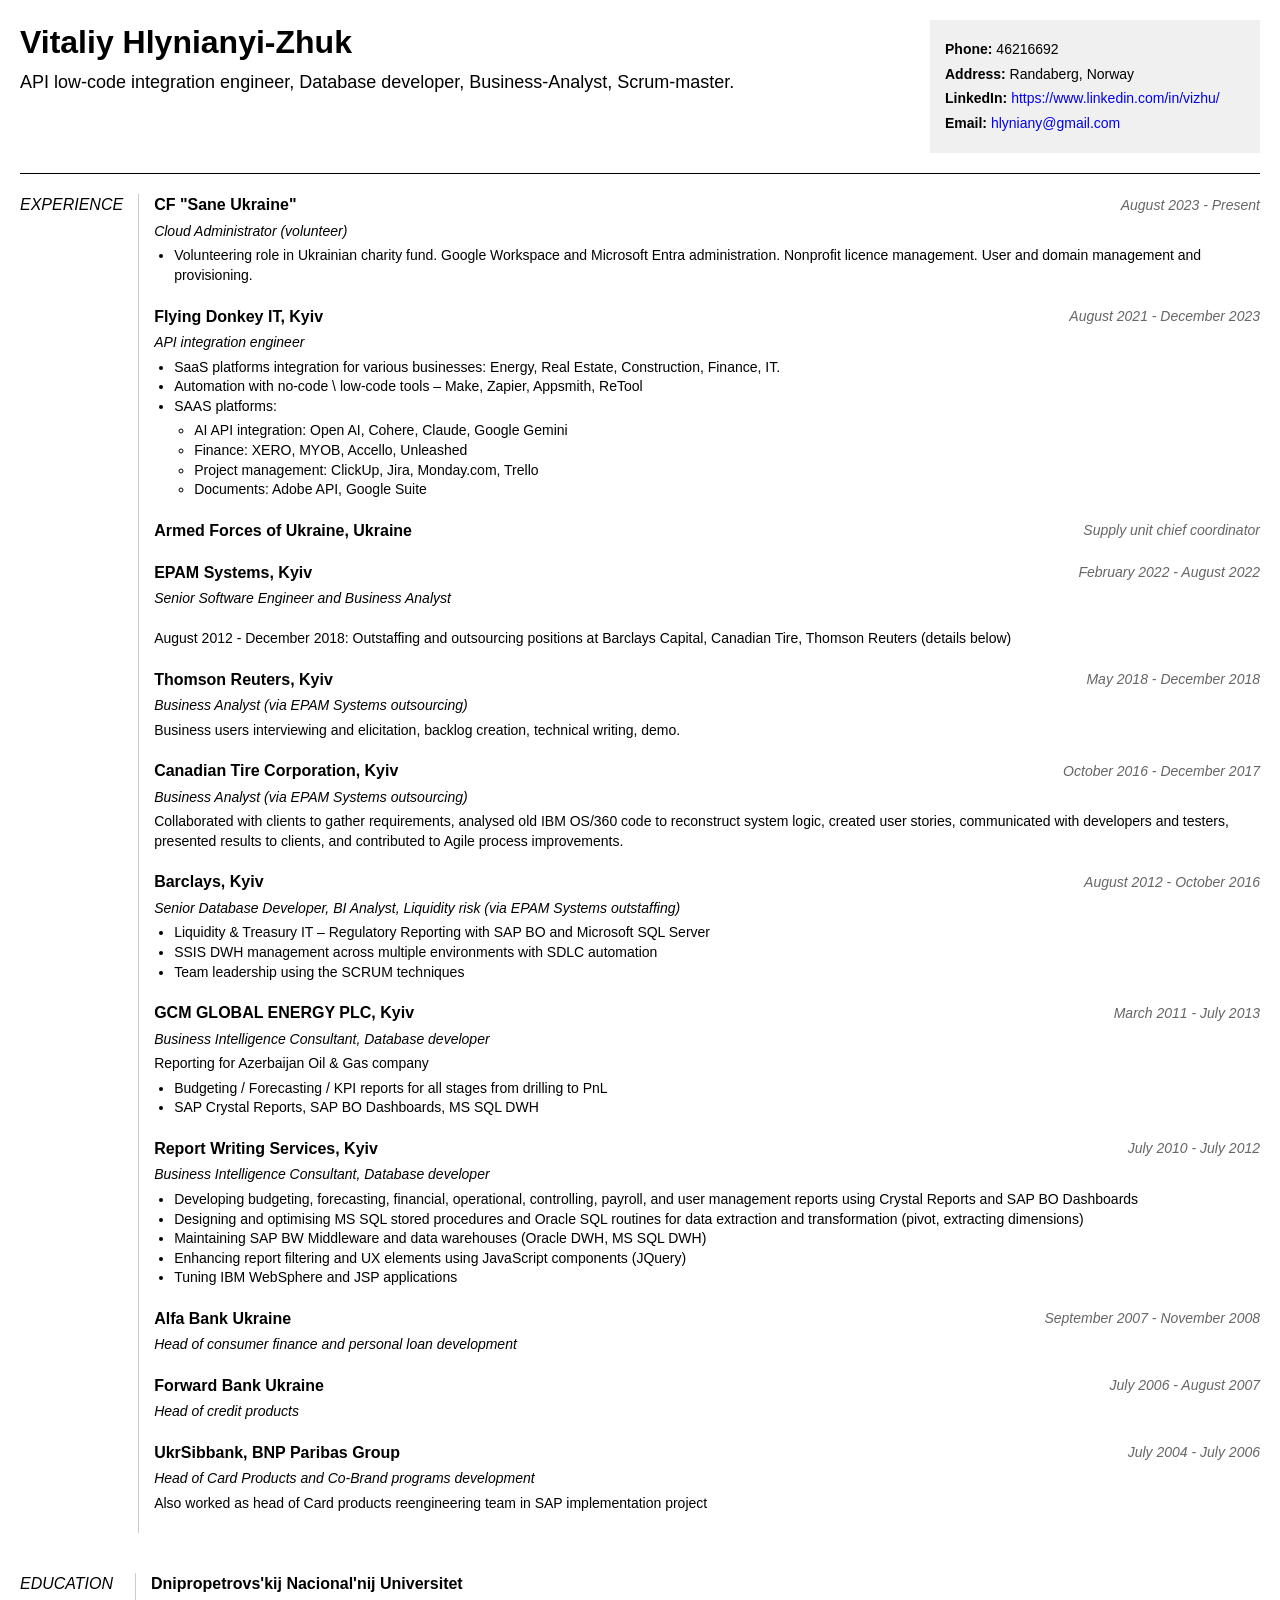
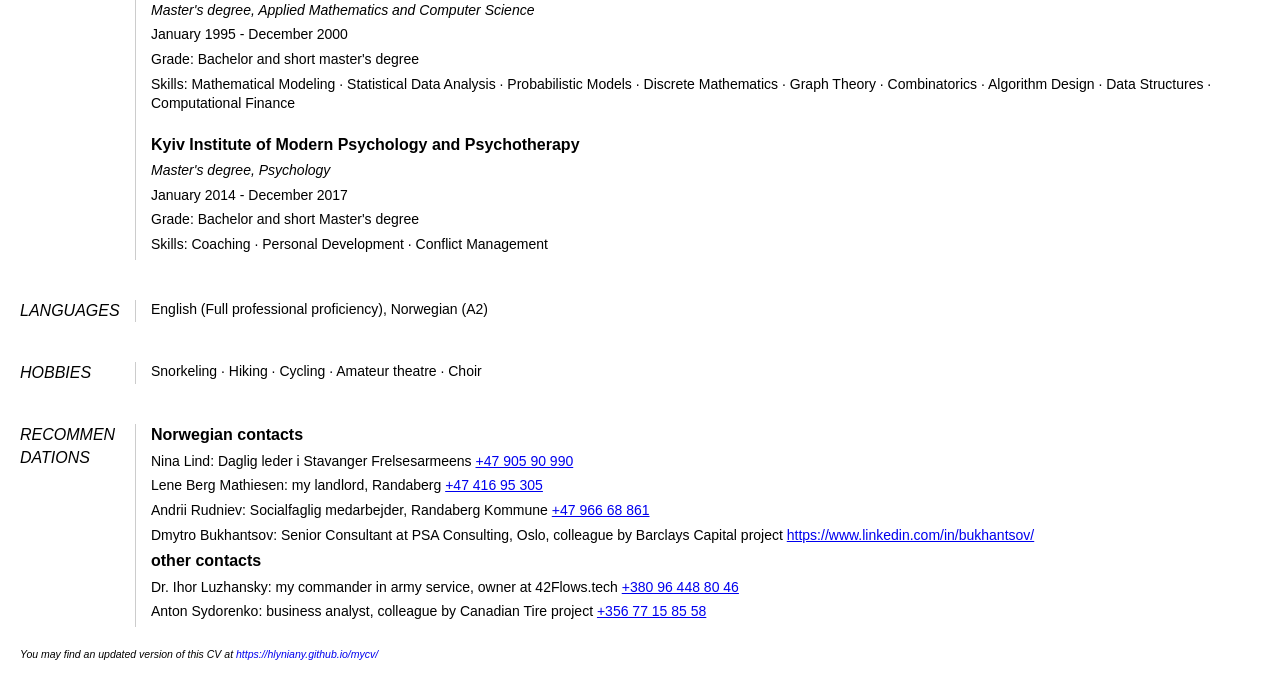
<file: index.html>
<!DOCTYPE html>
<html lang="en">
<head>
  <meta charset="UTF-8">
  <meta name="viewport" content="width=device-width, initial-scale=1.0">
  <title>Redirecting…</title>
  <!-- Meta refresh redirect (works even when JS is disabled) -->
  <meta http-equiv="refresh" content="0;url=VitaliyHlynianyiZhuk2025.html">
  <!-- JavaScript redirect for instant replace in supporting browsers -->
  <script>
    // if the meta-refresh didn’t fire, this forces the redirect
    window.location.replace("VitaliyHlynianyiZhuk2025.html");
  </script>
</head>
<body>
  <!-- Fallback clickable link -->
  <p>If you’re not automatically redirected, <a href="VitaliyHlynianyiZhuk2025.html">click here</a>.</p>
</body>
</html>
</file>
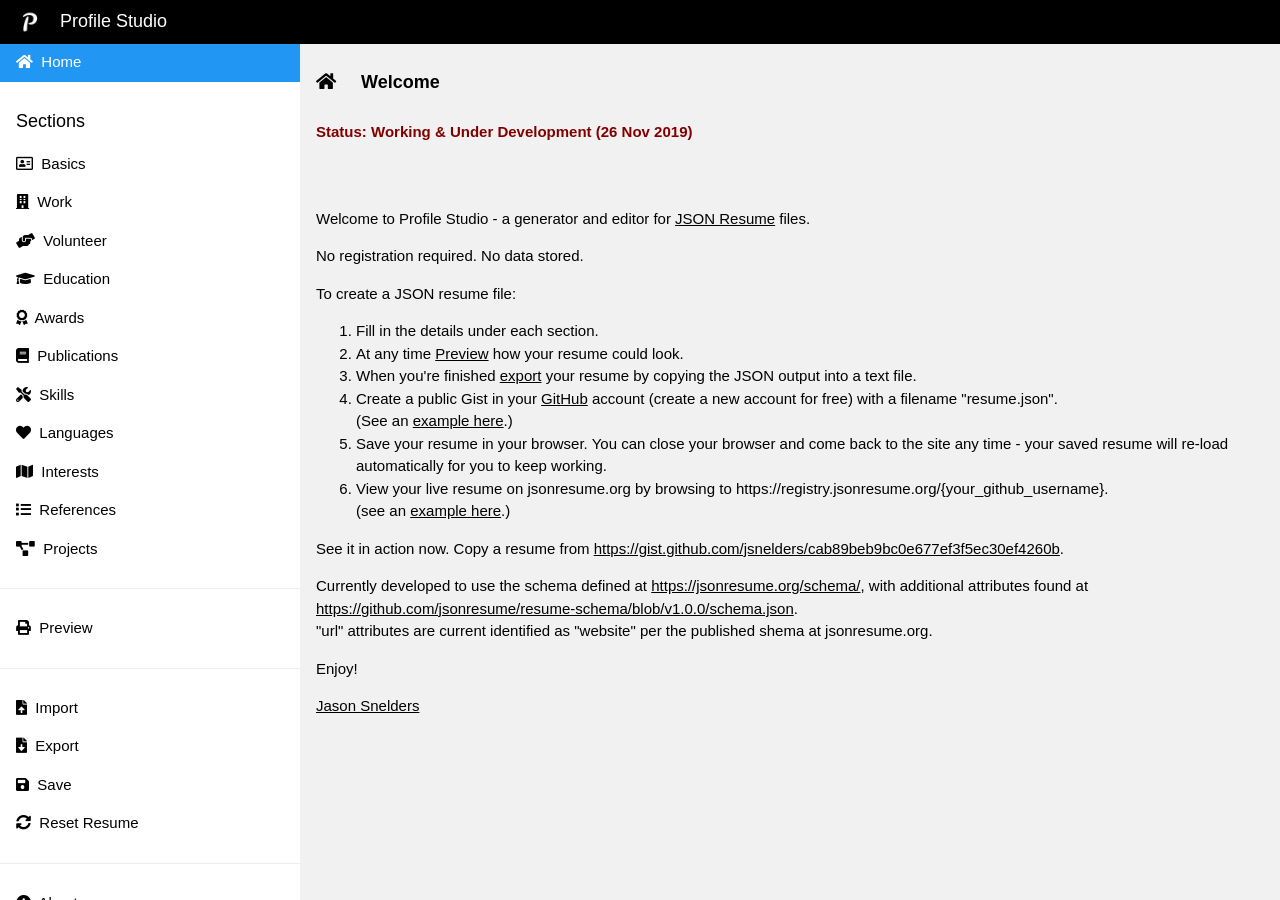
<file: launch-profile-studio.html>
<!DOCTYPE html>
<html lang="en">
<head>
    <meta charset="UTF-8">
    <meta name="viewport" content="width=device-width, initial-scale=1.0">
    <title>Loading Profile Studio...</title>
    <style>
        body {
            font-family: Arial, sans-serif;
            display: flex;
            justify-content: center;
            align-items: center;
            height: 100vh;
            margin: 0;
            background: linear-gradient(135deg, #667eea 0%, #764ba2 100%);
            color: white;
        }
        .loader {
            text-align: center;
        }
        .spinner {
            border: 4px solid rgba(255, 255, 255, 0.3);
            border-top: 4px solid white;
            border-radius: 50%;
            width: 50px;
            height: 50px;
            animation: spin 1s linear infinite;
            margin: 0 auto 20px;
        }
        @keyframes spin {
            0% { transform: rotate(0deg); }
            100% { transform: rotate(360deg); }
        }
        .error {
            background: #f44336;
            padding: 20px;
            border-radius: 8px;
            max-width: 500px;
        }
        h2 { margin-top: 0; }
        pre {
            background: rgba(0,0,0,0.2);
            padding: 10px;
            border-radius: 4px;
            overflow-x: auto;
            text-align: left;
        }
    </style>
</head>
<body>
    <div class="loader" id="loader">
        <div class="spinner"></div>
        <h2>Loading Profile Studio...</h2>
        <p>Preparing your resume data...</p>
    </div>

    <script>
        async function loadAndLaunch() {
            try {
                // Fetch the resume JSON file
                const response = await fetch('review/cv.resume.json');
                
                if (!response.ok) {
                    throw new Error(`Failed to load resume file: ${response.status} ${response.statusText}`);
                }
                
                const resumeData = await response.json();
                
                // Transform the data to match the expected structure
                // Profile Studio expects the data in a 'sections' format
                const sections = {
                    basics: resumeData.basics || {},
                    work: resumeData.work || [],
                    volunteer: resumeData.volunteer || [],
                    education: resumeData.education || [],
                    awards: resumeData.awards || [],
                    publications: resumeData.publications || [],
                    skills: resumeData.skills || [],
                    languages: resumeData.languages || [],
                    interests: resumeData.interests || [],
                    references: resumeData.references || [],
                    projects: resumeData.projects || []
                };
                
                // Ensure basics has required nested objects
                if (!sections.basics.location) {
                    sections.basics.location = {};
                }
                if (!sections.basics.profiles) {
                    sections.basics.profiles = [];
                }
                
                // Store in localStorage
                localStorage.setItem('sections', JSON.stringify(sections));
                
                // Add a small delay to show the loader
                await new Promise(resolve => setTimeout(resolve, 500));
                
                // Redirect to Profile Studio
                window.location.href = 'tools/profile-studio/index.html';
                
            } catch (error) {
                // Show error message
                document.getElementById('loader').innerHTML = `
                    <div class="error">
                        <h2>❌ Error Loading Resume</h2>
                        <p><strong>Error:</strong> ${error.message}</p>
                        <pre>${error.stack || 'No stack trace available'}</pre>
                        <p style="margin-top: 20px;">
                            <strong>Troubleshooting:</strong><br>
                            • Make sure the file <code>review/cv.resume.json</code> exists<br>
                            • Try opening this page using a local web server<br>
                            • Check the browser console for more details
                        </p>
                        <p style="margin-top: 20px;">
                            <a href="tools/profile-studio/index.html" style="color: white; text-decoration: underline;">
                                Open Profile Studio without loading data
                            </a>
                        </p>
                    </div>
                `;
                console.error('Error loading resume:', error);
            }
        }
        
        // Start loading when page loads
        loadAndLaunch();
    </script>
</body>
</html>
</file>
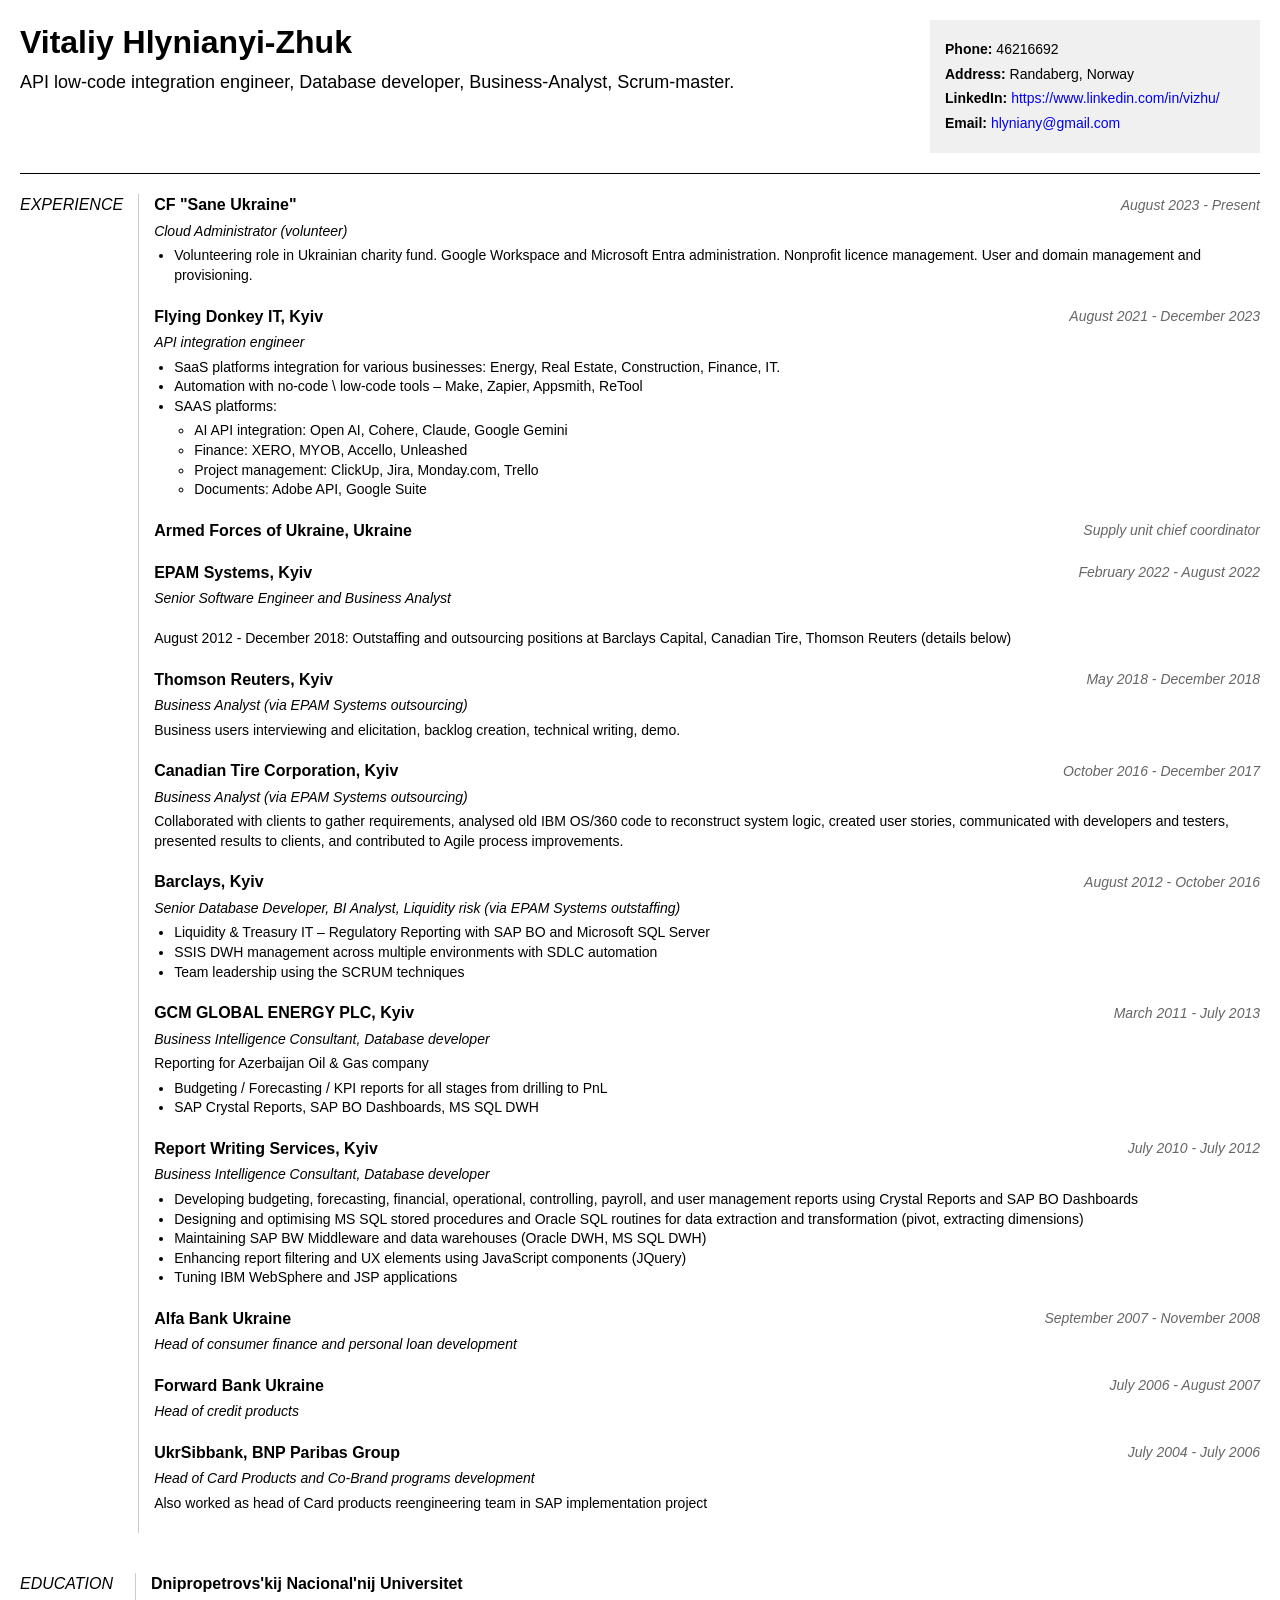
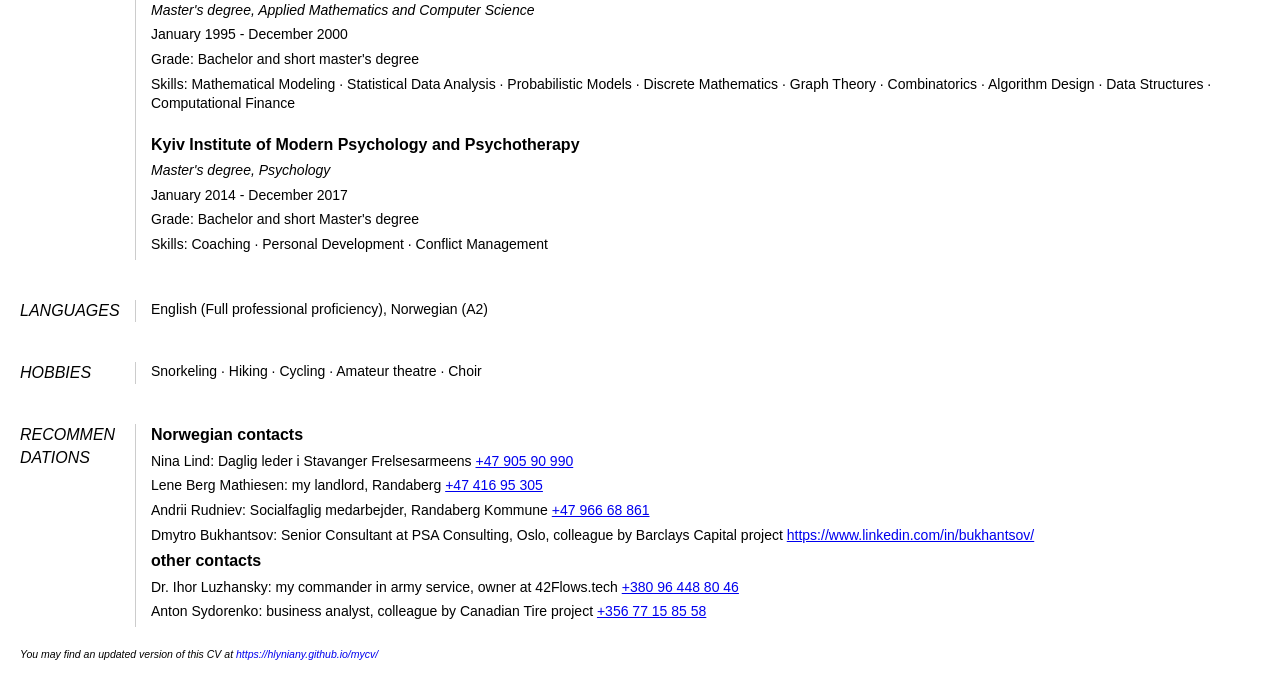
<file: VitaliyHlynianyiZhuk2025.html>
<!DOCTYPE html>
<html lang="en">

<head>
    <meta charset="UTF-8">
    <title>Vitaliy Hlynianyi-Zhuk — CV</title>
    <style>
        body,
        h1,
        h2,
        h3,
        p,
        li,
        a {
            font-family: Arial, Helvetica, sans-serif !important;
        }
    </style>
</head>

<body style="font-family: Arial, sans-serif; font-size: 14px; color: #000; line-height: 1.4; margin: 0; padding: 20px;">

    <!-- Header -->
    <div style="display: flex; justify-content: space-between; align-items: flex-start; margin-bottom: 20px;">
        <div style="flex: 1;">
            <h1 style="font-size: 32px; font-weight: bold; margin: 0;">Vitaliy Hlynianyi-Zhuk</h1>
            <p style="font-size: 18px; margin: 5px 0 0 0;">API low-code integration engineer, Database developer, Business-Analyst, Scrum-master.</p>
        </div>
        <div style="flex: 0 0 300px; background-color: #f0f0f0; padding: 15px;">
            <p style="margin: 5px 0;"><strong>Phone:</strong> 46216692</p>
            <p style="margin: 5px 0;"><strong>Address:</strong> Randaberg, Norway</p>
            <p style="margin: 5px 0;"><strong>LinkedIn:</strong> <a href="https://www.linkedin.com/in/vizhu/" style="color: #0000EE; text-decoration: none;">https://www.linkedin.com/in/vizhu/</a></p>
            <p style="margin: 5px 0;"><strong>Email:</strong> <a href="mailto:hlyniany@gmail.com" style="color: #0000EE; text-decoration: none;">hlyniany@gmail.com</a></p>
        </div>
    </div>

    <hr style="border: none; border-top: 1px solid #000; margin: 20px 0;">

    <!-- EXPERIENCE -->
    <div style="display: flex; margin-bottom: 40px;">
        <div style="flex: 0 0 100px; padding-right: 15px;">
            <p style="font-style: italic; margin: 0; font-size: 16px;">EXPERIENCE</p>
        </div>
        <div style="flex: 0 0 1px; background-color: #ccc;"></div>
        <div style="flex: 1; padding-left: 15px;">
            <!-- CF "Sane Ukraine" -->
            <div style="margin-bottom: 20px;">
                <div style="display: flex; justify-content: space-between; align-items: center;">
                    <h3 style="font-size: 16px; font-weight: bold; margin: 0;">CF "Sane Ukraine"</h3>
                    <p style="font-style: italic; margin: 0; color: #666;">August 2023 - Present</p>
                </div>
                <p style="font-style: italic; margin: 5px 0 0 0;">Cloud Administrator (volunteer)</p>
                <ul style="margin: 5px 0 0 20px; padding: 0; list-style-type: disc;">
                    <li>Volunteering role in Ukrainian charity fund. Google Workspace and Microsoft Entra administration. Nonprofit licence management. User and domain management and provisioning.</li>
                </ul>
            </div>
            <!-- Flying Donkey IT -->
            <div style="margin-bottom: 20px;">
                <div style="display: flex; justify-content: space-between; align-items: center;">
                    <h3 style="font-size: 16px; font-weight: bold; margin: 0;">Flying Donkey IT, Kyiv</h3>
                    <p style="font-style: italic; margin: 0; color: #666;">August 2021 - December 2023</p>
                </div>
                <p style="font-style: italic; margin: 5px 0 0 0;">API integration engineer</p>
                <ul style="margin: 5px 0 0 20px; padding: 0; list-style-type: disc;">
                    <li>SaaS platforms integration for various businesses: Energy, Real Estate, Construction, Finance, IT.</li>
                    <li>Automation with no-code \ low-code tools – Make, Zapier, Appsmith, ReTool</li>
                    <li>SAAS platforms:
                        <ul style="list-style-type: circle; margin: 5px 0 0 20px; padding: 0;">
                            <li>AI API integration: Open AI, Cohere, Claude, Google Gemini</li>
                            <li>Finance: XERO, MYOB, Accello, Unleashed</li>
                            <li>Project management: ClickUp, Jira, Monday.com, Trello</li>
                            <li>Documents: Adobe API, Google Suite</li>
                        </ul>
                    </li>
                </ul>
            </div>
            <!-- Armed Forces of Ukraine -->
            <div style="margin-bottom: 20px;">
                <div style="display: flex; justify-content: space-between; align-items: center;">
                    <h3 style="font-size: 16px; font-weight: bold; margin: 0;">Armed Forces of Ukraine, Ukraine</h3>
                    <p style="font-style: italic; margin: 0; color: #666;">Supply unit chief coordinator</p>
                </div>
            </div>
            <!-- EPAM Systems -->
            <div style="margin-bottom: 20px;">
                <div style="display: flex; justify-content: space-between; align-items: center;">
                    <h3 style="font-size: 16px; font-weight: bold; margin: 0;">EPAM Systems, Kyiv</h3>
                    <p style="font-style: italic; margin: 0; color: #666;">February 2022 - August 2022</p>
                </div>
                <p style="font-style: italic; margin: 5px 0 0 0;">Senior Software Engineer and Business Analyst</p>
            </div>
            <!-- Outstaffing positions -->
            <div style="margin-bottom: 20px;">
                <p style="margin: 0 0 5px 0;">August 2012 - December 2018: Outstaffing and outsourcing positions at Barclays Capital, Canadian Tire, Thomson Reuters (details below)</p>
            </div>
            <!-- Thomson Reuters -->
            <div style="margin-bottom: 20px;">
                <div style="display: flex; justify-content: space-between; align-items: center;">
                    <h3 style="font-size: 16px; font-weight: bold; margin: 0;">Thomson Reuters, Kyiv</h3>
                    <p style="font-style: italic; margin: 0; color: #666;">May 2018 - December 2018</p>
                </div>
                <p style="font-style: italic; margin: 5px 0 0 0;">Business Analyst (via EPAM Systems outsourcing)</p>
                <p style="margin: 5px 0;">Business users interviewing and elicitation, backlog creation, technical writing, demo.</p>
            </div>
            <!-- Canadian Tire Corporation -->
            <div style="margin-bottom: 20px;">
                <div style="display: flex; justify-content: space-between; align-items: center;">
                    <h3 style="font-size: 16px; font-weight: bold; margin: 0;">Canadian Tire Corporation, Kyiv</h3>
                    <p style="font-style: italic; margin: 0; color: #666;">October 2016 - December 2017</p>
                </div>
                <p style="font-style: italic; margin: 5px 0 0 0;">Business Analyst (via EPAM Systems outsourcing)</p>

                <p style="margin: 5px 0;">Collaborated with clients to gather requirements, analysed old IBM OS/360 code to reconstruct system logic, created user stories, communicated with developers and testers, presented results to clients, and contributed to Agile process improvements.</p>
            </div>
            <!-- Barclays -->
            <div style="margin-bottom: 20px;">
                <div style="display: flex; justify-content: space-between; align-items: center;">
                    <h3 style="font-size: 16px; font-weight: bold; margin: 0;">Barclays, Kyiv</h3>
                    <p style="font-style: italic; margin: 0; color: #666;">August 2012 - October 2016</p>
                </div>
                <p style="font-style: italic; margin: 5px 0 0 0;">Senior Database Developer, BI Analyst, Liquidity risk (via EPAM Systems outstaffing)</p>
                <ul style="margin: 5px 0 0 20px; padding: 0; list-style-type: disc;">
                    <li>Liquidity & Treasury IT – Regulatory Reporting with SAP BO and Microsoft SQL Server</li>
                    <li>SSIS DWH management across multiple environments with SDLC automation</li>
                    <li>Team leadership using the SCRUM techniques</li>
                </ul>
            </div>
            <!-- GCM GLOBAL ENERGY PLC -->
            <div style="margin-bottom: 20px;">
                <div style="display: flex; justify-content: space-between; align-items: center;">
                    <h3 style="font-size: 16px; font-weight: bold; margin: 0;">GCM GLOBAL ENERGY PLC, Kyiv</h3>
                    <p style="font-style: italic; margin: 0; color: #666;">March 2011 - July 2013</p>
                </div>
                <p style="font-style: italic; margin: 5px 0 0 0;">Business Intelligence Consultant, Database developer</p>
                <p style="margin: 5px 0;">Reporting for Azerbaijan Oil & Gas company</p>
                <ul style="margin: 5px 0 0 20px; padding: 0; list-style-type: disc;">
                    <li>Budgeting / Forecasting / KPI reports for all stages from drilling to PnL</li>
                    <li>SAP Crystal Reports, SAP BO Dashboards, MS SQL DWH</li>
                </ul>
            </div>
            <!-- Report Writing Services -->
            <div style="margin-bottom: 20px;">
                <div style="display: flex; justify-content: space-between; align-items: center;">
                    <h3 style="font-size: 16px; font-weight: bold; margin: 0;">Report Writing Services, Kyiv</h3>
                    <p style="font-style: italic; margin: 0; color: #666;">July 2010 - July 2012</p>
                </div>
                <p style="font-style: italic; margin: 5px 0 0 0;">Business Intelligence Consultant, Database developer</p>
                <ul style="margin: 5px 0 0 20px; padding: 0; list-style-type: disc;">
                    <li>Developing budgeting, forecasting, financial, operational, controlling, payroll, and user management reports using Crystal Reports and SAP BO Dashboards</li>
                    <li>Designing and optimising MS SQL stored procedures and Oracle SQL routines for data extraction and transformation (pivot, extracting dimensions)</li>
                    <li>Maintaining SAP BW Middleware and data warehouses (Oracle DWH, MS SQL DWH)</li>
                    <li>Enhancing report filtering and UX elements using JavaScript components (JQuery)</li>
                    <li>Tuning IBM WebSphere and JSP applications</li>
                </ul>
            </div>
            <!-- Alfa Bank Ukraine -->
            <div style="margin-bottom: 20px;">
                <div style="display: flex; justify-content: space-between; align-items: center;">
                    <h3 style="font-size: 16px; font-weight: bold; margin: 0;">Alfa Bank Ukraine</h3>
                    <p style="font-style: italic; margin: 0; color: #666;">September 2007 - November 2008</p>
                </div>
                <p style="font-style: italic; margin: 5px 0 0 0;">Head of consumer finance and personal loan development</p>
            </div>
            <!-- Forward Bank Ukraine -->
            <div style="margin-bottom: 20px;">
                <div style="display: flex; justify-content: space-between; align-items: center;">
                    <h3 style="font-size: 16px; font-weight: bold; margin: 0;">Forward Bank Ukraine</h3>
                    <p style="font-style: italic; margin: 0; color: #666;">July 2006 - August 2007</p>
                </div>
                <p style="font-style: italic; margin: 5px 0 0 0;">Head of credit products</p>
            </div>
            <!-- UkrSibbank, BNP Paribas Group -->
            <div style="margin-bottom: 20px;">
                <div style="display: flex; justify-content: space-between; align-items: center;">
                    <h3 style="font-size: 16px; font-weight: bold; margin: 0;">UkrSibbank, BNP Paribas Group</h3>
                    <p style="font-style: italic; margin: 0; color: #666;">July 2004 - July 2006</p>
                </div>
                <p style="font-style: italic; margin: 5px 0 0 0;">Head of Card Products and Co-Brand programs development</p>
                <p style="margin: 5px 0;">Also worked as head of Card products reengineering team in SAP implementation project</p>
            </div>
            <!-- Interpipe group -->
        </div>
    </div>
    <!-- EDUCATION -->
    <div style="display: flex; margin-bottom: 40px;">
        <div style="flex: 0 0 100px; padding-right: 15px;">
            <p style="font-style: italic; margin: 0; font-size: 16px;">EDUCATION</p>
        </div>
        <div style="flex: 0 0 1px; background-color: #ccc;"></div>
        <div style="flex: 1; padding-left: 15px;">
            <div style="margin-bottom: 20px;">
                <h3 style="font-size: 16px; font-weight: bold; margin: 0;">Dnipropetrovs'kij Nacional'nij Universitet</h3>
                <p style="font-style: italic; margin: 5px 0 0 0;">Master's degree, Applied Mathematics and Computer Science</p>
                <p style="margin: 5px 0;">January 1995 - December 2000</p>
                <p style="margin: 5px 0;">Grade: Bachelor and short master's degree</p>
                <p style="margin: 5px 0;">Skills: Mathematical Modeling · Statistical Data Analysis · Probabilistic Models · Discrete Mathematics · Graph Theory · Combinatorics · Algorithm Design · Data Structures · Computational Finance</p>
            </div>
            <div>
                <h3 style="font-size: 16px; font-weight: bold; margin: 0;">Kyiv Institute of Modern Psychology and Psychotherapy</h3>
                <p style="font-style: italic; margin: 5px 0 0 0;">Master's degree, Psychology</p>
                <p style="margin: 5px 0;">January 2014 - December 2017</p>
                <p style="margin: 5px 0;">Grade: Bachelor and short Master's degree</p>
                <p style="margin: 5px 0;">Skills: Coaching · Personal Development · Conflict Management</p>
            </div>
        </div>
    </div>

    <!-- LANGUAGES -->
    <div style="display: flex; margin-bottom: 40px;">
        <div style="flex: 0 0 100px; padding-right: 15px;">
            <p style="font-style: italic; margin: 0; font-size: 16px;">LANGUAGES</p>
        </div>
        <div style="flex: 0 0 1px; background-color: #ccc;"></div>
        <div style="flex: 1; padding-left: 15px;">
            <p style="margin: 0;">English (Full professional proficiency), Norwegian (A2)</p>
        </div>
    </div>

    <!-- HOBBIES -->
    <div style="display: flex; margin-bottom: 40px;">
        <div style="flex: 0 0 100px; padding-right: 15px;">
            <p style="font-style: italic; margin: 0; font-size: 16px;">HOBBIES</p>
        </div>
        <div style="flex: 0 0 1px; background-color: #ccc;"></div>
        <div style="flex: 1; padding-left: 15px;">
            <p style="margin: 0;">Snorkeling · Hiking · Cycling · Amateur theatre · Choir</p>
        </div>
    </div>

    <!-- RECOMMENDATIONS -->
    <div style="display: flex; margin-bottom: 20px;">
        <div style="flex: 0 0 100px; padding-right: 15px;">

            <p style="font-style: italic; margin: 0; font-size: 16px;">RECOMMEN DATIONS</p>
        </div>
        <div style="flex: 0 0 1px; background-color: #ccc;"></div>
        <div style="flex: 1; padding-left: 15px;">
            <h3 style="font-size: 16px; font-weight: bold; margin: 0;">Norwegian contacts</h3>
            <p style="margin: 5px 0;">Nina Lind: Daglig leder i Stavanger Frelsesarmeens <a href="tel:+4790590990‬">+47 905 90 990</a></p>
            <p style="margin: 5px 0;">Lene Berg Mathiesen: my landlord, Randaberg <a href="tel:+4741695305‬">+47 416 95 305</a></p>
            <p style="margin: 5px 0;">Andrii Rudniev: Socialfaglig medarbejder, Randaberg Kommune ‪<a href="tel:+4796668861‬">+47 966 68 861</a>‬</p>
            <p style="margin: 5px 0;">Dmytro Bukhantsov: Senior Consultant at PSA Consulting, Oslo, colleague by‪ Barclays Capital project ‪<a href="https://www.linkedin.com/in/bukhantsov/‬">https://www.linkedin.com/in/bukhantsov/</a>‬</p>
            <h3 style="font-size: 16px; font-weight: bold; margin: 0;">other contacts</h3>
            <p style="margin: 5px 0;">Dr. Ihor Luzhansky: my commander in army service, owner at 42Flows.tech ‪<a href="tel:+380964488046‬">+380 96 448 80 46</a>
            <p style="margin: 5px 0;">Anton Sydorenko: business analyst, colleague by‪ Canadian Tire project <a href="tel:++35677158558‬">+356 77 15 85 58</a>
        </div>
    </div>

<!-- Updated CV link -->
  <div style="margin-top: 20px;">
    <p style="font-size: 0.75em; font-style: italic; margin: 0;">
      You may find an updated version of this CV at 
      <a href="https://hlyniany.github.io/mycv/" style="font-size: inherit; font-style: inherit; color: #0000EE; text-decoration: none;">
        https://hlyniany.github.io/mycv/
      </a>
    </p>
  </div>
</body>

</html>
</file>
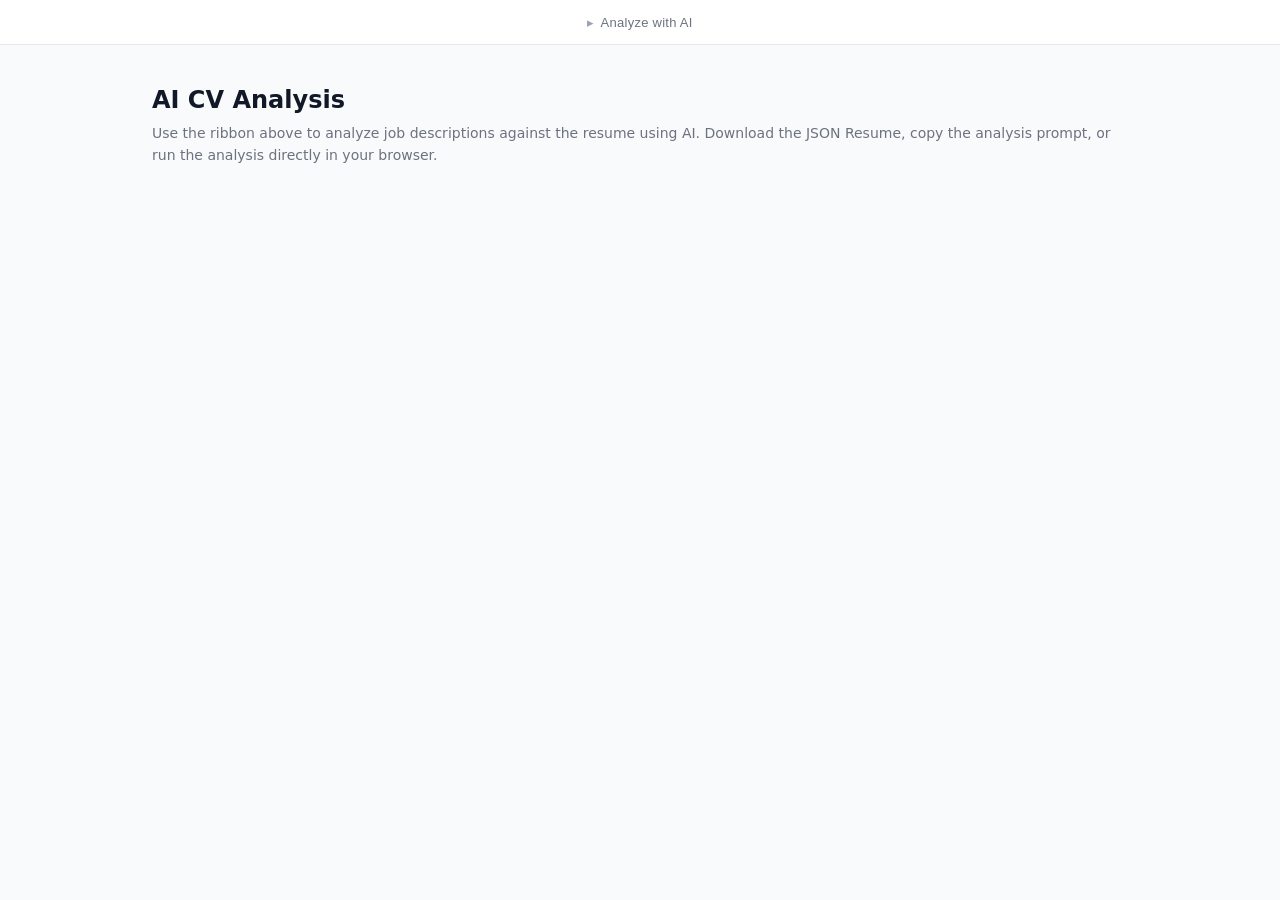
<file: docs/test-ai-analysis.html>
<!DOCTYPE html>
<html lang="en">
<head>
    <meta charset="UTF-8">
    <meta name="viewport" content="width=device-width, initial-scale=1.0">
    <title>AI CV Analysis - Analyze with AI</title>
    <style>
        * {
            box-sizing: border-box;
            margin: 0;
            padding: 0;
        }

        body {
            font-family: system-ui, -apple-system, BlinkMacSystemFont, 'Segoe UI', 'Roboto', sans-serif;
            background: #f9fafb;
            min-height: 100vh;
        }

        /* Ribbon Container */
        .ribbon {
            position: sticky;
            top: 0;
            z-index: 50;
        }

        /* Collapsed Bar */
        .ribbon-collapsed {
            background: rgba(255, 255, 255, 0.9);
            backdrop-filter: blur(8px);
            border-bottom: 1px solid #e5e7eb;
        }

        .ribbon-toggle {
            width: 100%;
            height: 44px;
            display: flex;
            align-items: center;
            justify-content: center;
            border: none;
            background: transparent;
            cursor: pointer;
            transition: background-color 0.15s;
        }

        .ribbon-toggle:hover {
            background: rgba(243, 244, 246, 0.8);
        }

        .ribbon-toggle.analyzing {
            pointer-events: none;
            opacity: 0.6;
        }

        .ribbon-toggle-content {
            display: flex;
            align-items: center;
            gap: 6px;
            font-size: 13px;
            letter-spacing: 0.02em;
            color: #6b7280;
            transition: color 0.15s;
        }

        .ribbon-toggle:hover .ribbon-toggle-content {
            color: #111827;
        }

        .ribbon-arrow {
            color: #9ca3af;
            transition: transform 0.15s, color 0.15s;
            display: inline-block;
        }

        .ribbon-toggle:hover .ribbon-arrow {
            color: #7c3aed;
        }

        .ribbon-arrow.expanded {
            transform: rotate(90deg);
        }

        .ribbon-label {
            font-weight: 500;
        }

        /* Expanded Content */
        .ribbon-expanded {
            overflow: hidden;
            background: white;
            border-bottom: 1px solid #e5e7eb;
            box-shadow: 0 1px 3px rgba(0, 0, 0, 0.05);
            max-height: 0;
            opacity: 0;
            transition: max-height 0.18s cubic-bezier(0.22, 1, 0.36, 1), 
                        opacity 0.18s cubic-bezier(0.22, 1, 0.36, 1);
        }

        .ribbon-expanded.show {
            max-height: 2000px;
            opacity: 1;
        }

        .ribbon-expanded.analyzing {
            max-height: 80vh;
        }

        .ribbon-content {
            max-width: 1024px;
            margin: 0 auto;
            padding: 20px 24px;
        }

        /* Top Row: Settings + Close */
        .ribbon-header {
            display: flex;
            align-items: center;
            justify-content: flex-end;
            margin-bottom: 16px;
        }

        .close-btn {
            padding: 6px;
            background: transparent;
            border: none;
            cursor: pointer;
            border-radius: 6px;
            transition: background-color 0.15s;
            color: #6b7280;
        }

        .close-btn:hover {
            background: #f3f4f6;
        }

        .close-btn.hidden {
            opacity: 0;
            pointer-events: none;
        }

        /* Mode Tabs */
        .mode-tabs {
            display: flex;
            gap: 4px;
            border-bottom: 1px solid #e5e7eb;
            margin-bottom: 16px;
        }

        .mode-tab {
            position: relative;
            display: flex;
            align-items: center;
            gap: 6px;
            padding: 8px 12px;
            background: transparent;
            border: none;
            font-size: 12px;
            font-weight: 500;
            color: #6b7280;
            cursor: pointer;
            transition: color 0.15s;
        }

        .mode-tab:hover {
            color: #374151;
        }

        .mode-tab.active {
            color: #111827;
        }

        .mode-tab.active::after {
            content: '';
            position: absolute;
            bottom: -1px;
            left: 0;
            right: 0;
            height: 2px;
            background: #111827;
        }

        /* Mode Content */
        .mode-content {
            min-height: 220px;
        }

        .mode-panel {
            display: none;
            animation: fadeIn 0.12s ease-out;
        }

        .mode-panel.active {
            display: block;
        }

        @keyframes fadeIn {
            from {
                opacity: 0;
                transform: translateY(6px);
            }
            to {
                opacity: 1;
                transform: translateY(0);
            }
        }

        /* Download Mode */
        .download-description {
            font-size: 14px;
            color: #6b7280;
            line-height: 1.6;
            margin-bottom: 12px;
        }

        .json-url-display {
            display: flex;
            align-items: center;
            gap: 8px;
            background: #f9fafb;
            border: 1px solid #e5e7eb;
            border-radius: 6px;
            padding: 10px 12px;
            margin-bottom: 12px;
        }

        .json-url-display code {
            flex: 1;
            font-size: 12px;
            font-family: 'SF Mono', Monaco, monospace;
            color: #374151;
            overflow: hidden;
            text-overflow: ellipsis;
            white-space: nowrap;
        }

        .download-buttons {
            display: flex;
            gap: 8px;
            flex-wrap: wrap;
        }

        .btn-primary {
            display: inline-flex;
            align-items: center;
            gap: 6px;
            padding: 8px 16px;
            background: #111827;
            color: white;
            border: none;
            border-radius: 6px;
            font-size: 12px;
            font-weight: 500;
            cursor: pointer;
            text-decoration: none;
            transition: background-color 0.15s;
        }

        .btn-primary:hover {
            background: #1f2937;
        }

        .btn-secondary {
            display: inline-flex;
            align-items: center;
            gap: 6px;
            padding: 8px 16px;
            background: white;
            color: #374151;
            border: 1px solid #e5e7eb;
            border-radius: 6px;
            font-size: 12px;
            font-weight: 500;
            cursor: pointer;
            text-decoration: none;
            transition: background-color 0.15s;
        }

        .btn-secondary:hover {
            background: #f9fafb;
        }

        /* Copy Mode */
        .copy-header {
            display: flex;
            align-items: center;
            justify-content: space-between;
            gap: 12px;
            flex-wrap: wrap;
            margin-bottom: 12px;
        }

        .copy-description {
            font-size: 14px;
            color: #6b7280;
        }

        .copy-btn {
            display: flex;
            align-items: center;
            gap: 6px;
            padding: 6px 12px;
            background: #111827;
            color: white;
            border: none;
            border-radius: 6px;
            font-size: 12px;
            font-weight: 500;
            cursor: pointer;
            transition: background-color 0.15s, transform 0.1s;
        }

        .copy-btn:hover {
            background: #1f2937;
        }

        .copy-btn:active {
            transform: scale(0.96);
        }

        .copy-btn.copied {
            background: #059669;
        }

        .prompt-container {
            background: #f9fafb;
            border: 1px solid #e5e7eb;
            border-radius: 6px;
            padding: 16px;
            max-height: 40vh;
            overflow-y: auto;
        }

        .prompt-text {
            font-family: 'SF Mono', Monaco, monospace;
            font-size: 12px;
            line-height: 1.6;
            color: #374151;
            white-space: pre-wrap;
            word-break: break-word;
        }

        /* Analyze Mode */
        .analyze-description {
            font-size: 14px;
            color: #6b7280;
            margin-bottom: 12px;
        }

        .job-textarea {
            width: 100%;
            min-height: 160px;
            padding: 12px;
            background: #f9fafb;
            border: 1px solid #e5e7eb;
            border-radius: 6px;
            font-size: 14px;
            font-family: inherit;
            color: #1f2937;
            line-height: 1.6;
            resize: vertical;
            transition: border-color 0.15s, box-shadow 0.15s;
        }

        .job-textarea:focus {
            outline: none;
            border-color: #7c3aed;
            box-shadow: 0 0 0 3px rgba(124, 58, 237, 0.1);
        }

        .job-textarea::placeholder {
            color: #9ca3af;
        }

        .analyze-footer {
            display: flex;
            align-items: center;
            justify-content: space-between;
            gap: 12px;
            margin-top: 12px;
            flex-wrap: wrap;
        }

        .char-count {
            font-size: 12px;
            color: #9ca3af;
        }

        .analyze-btn {
            display: flex;
            align-items: center;
            gap: 6px;
            padding: 8px 16px;
            background: #7c3aed;
            color: white;
            border: none;
            border-radius: 6px;
            font-size: 12px;
            font-weight: 500;
            cursor: pointer;
            transition: background-color 0.15s, transform 0.1s;
        }

        .analyze-btn:hover:not(:disabled) {
            background: #6d28d9;
        }

        .analyze-btn:active:not(:disabled) {
            transform: scale(0.96);
        }

        .analyze-btn:disabled {
            background: #e5e7eb;
            color: #9ca3af;
            cursor: not-allowed;
        }

        .spinner {
            width: 14px;
            height: 14px;
            border: 2px solid rgba(255, 255, 255, 0.3);
            border-top-color: white;
            border-radius: 50%;
            animation: spin 0.6s linear infinite;
        }

        @keyframes spin {
            to { transform: rotate(360deg); }
        }

        /* Analysis Results */
        .analysis-results {
            margin-top: 16px;
            padding: 16px;
            background: #f9fafb;
            border: 1px solid #e5e7eb;
            border-radius: 6px;
            display: none;
        }

        .analysis-results.show {
            display: block;
        }

        .analysis-results.error {
            background: #fef2f2;
            border-color: #fecaca;
        }

        .results-header {
            font-size: 14px;
            font-weight: 600;
            color: #111827;
            margin-bottom: 12px;
        }

        .results-body {
            font-size: 14px;
            line-height: 1.7;
            color: #374151;
        }

        .results-body h2 {
            font-size: 16px;
            font-weight: 600;
            color: #111827;
            margin: 20px 0 10px 0;
        }

        .results-body h3 {
            font-size: 14px;
            font-weight: 600;
            color: #1f2937;
            margin: 14px 0 8px 0;
        }

        .results-body ul {
            margin: 8px 0 8px 20px;
        }

        .results-body li {
            margin: 4px 0;
        }

        .results-body strong {
            font-weight: 600;
            color: #111827;
        }

        .error-text {
            color: #dc2626;
            font-weight: 500;
        }

        /* Page Content */
        .page-content {
            max-width: 1024px;
            margin: 40px auto;
            padding: 0 24px;
        }

        .page-title {
            font-size: 24px;
            font-weight: 700;
            color: #111827;
            margin-bottom: 8px;
        }

        .page-description {
            font-size: 14px;
            color: #6b7280;
            line-height: 1.6;
        }

        /* Responsive */
        @media (max-width: 640px) {
            .ribbon-content {
                padding: 16px;
            }

            .copy-header,
            .analyze-footer {
                flex-direction: column;
                align-items: stretch;
            }

            .copy-btn,
            .analyze-btn {
                width: 100%;
                justify-content: center;
            }
        }
    </style>
</head>
<body>
    <!-- AI Analysis Ribbon -->
    <div class="ribbon" id="ribbon">
        <!-- Collapsed Bar -->
        <div class="ribbon-collapsed">
            <button class="ribbon-toggle" id="ribbon-toggle" onclick="toggleRibbon()">
                <span class="ribbon-toggle-content">
                    <span class="ribbon-arrow" id="ribbon-arrow">▸</span>
                    <span class="ribbon-label">Analyze with AI</span>
                </span>
            </button>
        </div>

        <!-- Expanded Content -->
        <div class="ribbon-expanded" id="ribbon-expanded">
            <div class="ribbon-content">
                <!-- Header: Close -->
                <div class="ribbon-header">
                    <div></div>
                    <button class="close-btn" onclick="closeRibbon()">
                        ✕
                    </button>
                </div>

                <!-- Mode Tabs -->
                <div class="mode-tabs">
                    <button class="mode-tab active" data-mode="download" onclick="switchMode('download')">
                        📄 Download JSON
                    </button>
                    <button class="mode-tab" data-mode="copy" onclick="switchMode('copy')">
                        📋 Copy prompt
                    </button>
                    <button class="mode-tab" data-mode="analyze" onclick="switchMode('analyze')">
                        ✨ Analyze here
                    </button>
                </div>

                <!-- Mode Content -->
                <div class="mode-content">
                    <!-- Download Mode -->
                    <div class="mode-panel active" id="mode-download">
                        <p class="download-description">
                            Download the resume in JSON Resume format. Drop it into ChatGPT, Claude, or any AI tool together with your job description for analysis.
                        </p>
                        <div class="json-url-display">
                            <span>📄</span>
                            <code id="resume-url-display"></code>
                        </div>
                        <div class="download-buttons">
                            <a href="" id="download-link" download="cv.resume.json" class="btn-primary">
                                ⬇️ Download cv.resume.json
                            </a>
                            <a href="" id="open-link" target="_blank" rel="noopener noreferrer" class="btn-secondary">
                                Open in browser
                            </a>
                        </div>
                    </div>

                    <!-- Copy Mode -->
                    <div class="mode-panel" id="mode-copy">
                        <div class="copy-header">
                            <p class="copy-description">
                                Copy this prompt into ChatGPT or Claude with a job description.
                            </p>
                            <button class="copy-btn" id="copy-btn" onclick="copyPrompt()">
                                <span id="copy-icon">📋</span>
                                <span id="copy-text">Copy prompt</span>
                            </button>
                        </div>
                        <div class="prompt-container">
                            <pre class="prompt-text" id="prompt-display"></pre>
                        </div>
                    </div>

                    <!-- Analyze Mode -->
                    <div class="mode-panel" id="mode-analyze">
                        <p class="analyze-description">
                            Paste the job description below and run an AI match analysis right here.
                        </p>
                        <textarea 
                            id="job-description" 
                            class="job-textarea"
                            placeholder="Paste job description here…

Example:
Senior Python Developer
5+ years of experience
FastAPI, async programming, Azure
PostgreSQL, Redis
CI/CD with GitHub Actions"
                            rows="6"
                        ></textarea>
                        <div class="analyze-footer">
                            <span class="char-count" id="char-count">0 characters</span>
                            <button class="analyze-btn" id="analyze-btn" onclick="analyzeJob()">
                                <span id="analyze-icon">✨</span>
                                <span id="analyze-text">Analyze with GPT</span>
                            </button>
                        </div>
                        
                        <!-- Analysis Results -->
                        <div class="analysis-results" id="analysis-results">
                            <div class="results-header" id="results-header">
                                📊 Analysis Results
                            </div>
                            <div class="results-body" id="results-body"></div>
                        </div>
                    </div>
                </div>
            </div>
        </div>
    </div>

    <!-- Page Content -->
    <div class="page-content">
        <h1 class="page-title">AI CV Analysis</h1>
        <p class="page-description">
            Use the ribbon above to analyze job descriptions against the resume using AI. Download the JSON Resume, copy the analysis prompt, or run the analysis directly in your browser.
        </p>
    </div>

    <script>
        const RESUME_URL = 'https://hlyniany.github.io/mycv/cv.resume.json';
        
        const PROMPT = `You are an expert technical recruiter assistant and resume analyst.

I will provide you with:
1. A JSON Resume (fetched from URL below)
2. A job description (I will paste it after this prompt)

**Resume JSON URL:** ${RESUME_URL}
**Language:** Respond in the same language as the job description.
**Your task:**
1. Fetch and parse the JSON Resume from the URL above
2. Read the job description I paste below
3. Analyze the match between the candidate's profile and the role
4. Output a structured report:

---
## Match Analysis

### ✅ Strong matches
[Skills, experience, keywords that directly align]

### ⚠️ Partial matches
[Areas where candidate has adjacent but not exact experience]

### ❌ Gaps
[Requirements not covered by the candidate skills]

### 🏆 Overall fit score
[X/10 with one-sentence rationale]

### 💬 Suggested talking points for screening call
[3–5 specific questions based on gaps or ambiguities]

---

**Job description:**
[PASTE JOB DESCRIPTION HERE]`;

        let isAnalyzing = false; // Track if analysis is active

        // Initialize prompt display
        document.getElementById('prompt-text').textContent = PROMPT;

        // Ribbon toggle functions
        function toggleRibbon() {
            if (isAnalyzing) return; // Don't allow toggling during analysis
            const ribbonExpanded = document.querySelector('.ribbon-expanded');
            const ribbonArrow = document.querySelector('.ribbon-arrow');
            
            if (ribbonExpanded.classList.contains('show')) {
                ribbonExpanded.classList.remove('show');
                ribbonArrow.classList.remove('expanded');
            } else {
                ribbonExpanded.classList.add('show');
                ribbonArrow.classList.add('expanded');
            }
        }

        function closeRibbon() {
            if (isAnalyzing) return; // Don't allow closing during analysis
            document.querySelector('.ribbon-expanded').classList.remove('show');
            document.querySelector('.ribbon-arrow').classList.remove('expanded');
        }

        function switchMode(mode) {
            // Update tabs
            document.querySelectorAll('.mode-tab').forEach(tab => {
                tab.classList.remove('active');
            });
            document.querySelector(`[data-mode="${mode}"]`).classList.add('active');
            
            // Update panels
            document.querySelectorAll('.mode-panel').forEach(panel => {
                panel.classList.remove('active');
            });
            document.getElementById(`mode-${mode}`).classList.add('active');
        }

        function copyPrompt() {
            const icon = document.getElementById('copy-icon');
            const text = document.getElementById('copy-text');
            const btn = document.getElementById('copy-btn');
            
            navigator.clipboard.writeText(PROMPT).then(function () {
                icon.textContent = '✅';
                text.textContent = 'Copied!';
                btn.classList.add('copied');
                
                setTimeout(function () {
                    icon.textContent = '📋';
                    text.textContent = 'Copy prompt';
                    btn.classList.remove('copied');
                }, 2000);
            }).catch(function(err) {
                console.error('Failed to copy:', err);
            });
        }

        // Initialize download links
        document.getElementById('resume-url-display').textContent = RESUME_URL;
        document.getElementById('download-link').href = RESUME_URL;
        document.getElementById('open-link').href = RESUME_URL;

        async function analyzeJob() {
            const jobDescription = document.getElementById('job-description').value.trim();
            const apiEndpoint = 'https://mycv-api.losskot.workers.dev/api/analyze';
            const resultsDiv = document.getElementById('results');
            const resultsContent = document.getElementById('results-content');
            const resultsTitle = document.getElementById('results-title');
            const analyzeBtn = document.getElementById('analyze-btn');
            const btnText = document.getElementById('btn-text');

            // Validation
            if (!jobDescription) {
                showError('Please enter a job description');
                return;
            }

            if (jobDescription.length < 50) {
                showError('Job description is too short. Please provide more details (minimum 50 characters).');
                return;
            }

            // Set analyzing state - make ribbon non-collapsable
            isAnalyzing = true;
            
            // Ensure ribbon is expanded and visible
            const ribbonExpanded = document.querySelector('.ribbon-expanded');
            if (!ribbonExpanded.classList.contains('show')) {
                ribbonExpanded.classList.add('show');
                document.querySelector('.ribbon-arrow').classList.add('expanded');
            }
            
            // Disable toggle button, hide close button, add analyzing class to ribbon
            document.querySelector('.ribbon-toggle').classList.add('analyzing');
            document.querySelector('.close-btn').classList.add('hidden');
            ribbonExpanded.classList.add('analyzing');

            // Show loading state
            analyzeBtn.disabled = true;
            btnText.innerHTML = '<div class="spinner"></div> Analyzing...';
            resultsDiv.classList.remove('show', 'error');

            try {
                // Build complete prompt - replace placeholder with actual job description
                const fullPrompt = PROMPT.replace('[PASTE JOB DESCRIPTION HERE]', jobDescription);

                // Call the API
                const response = await fetch(apiEndpoint, {
                    method: 'POST',
                    headers: {
                        'Content-Type': 'application/json',
                    },
                    body: JSON.stringify({
                        prompt: fullPrompt
                    })
                });

                const data = await response.json();

                if (!response.ok) {
                    throw new Error(data.message || data.error || `HTTP ${response.status}`);
                }

                // Display success results
                resultsDiv.classList.add('show');
                resultsDiv.classList.remove('error');
                resultsTitle.innerHTML = '✅ Analysis Results';
                
                // Convert markdown-like formatting to HTML
                const formattedAnalysis = formatAnalysis(data.analysis);
                resultsContent.innerHTML = formattedAnalysis;

            } catch (error) {
                showError(`API Error: ${error.message}`);
                // Reset on error
                isAnalyzing = false;
                document.querySelector('.ribbon-toggle').classList.remove('analyzing');
                document.querySelector('.close-btn').classList.remove('hidden');
                document.querySelector('.ribbon-expanded').classList.remove('analyzing');
            } finally {
                // Reset button state but keep analyzing mode active on success
                analyzeBtn.disabled = false;
                btnText.innerHTML = '✨ Analyze Match';
            }
        }

        function showError(message) {
            const resultsDiv = document.getElementById('results');
            const resultsContent = document.getElementById('results-content');
            const resultsTitle = document.getElementById('results-title');

            resultsDiv.classList.add('show', 'error');
            resultsTitle.innerHTML = '❌ Error';
            resultsContent.innerHTML = `<div class="error-message">${message}</div>`;
        }

        function formatAnalysis(text) {
            // Simple markdown-like formatter
            let html = text;
            
            // Convert headers
            html = html.replace(/^### (.+)$/gm, '<h3>$1</h3>');
            html = html.replace(/^## (.+)$/gm, '<h2>$1</h2>');
            
            // Convert bold
            html = html.replace(/\*\*(.+?)\*\*/g, '<strong>$1</strong>');
            
            // Convert lists
            html = html.replace(/^- (.+)$/gm, '<li>$1</li>');
            html = html.replace(/(<li>.*<\/li>\n?)+/g, '<ul>$&</ul>');
            
            // Convert line breaks
            html = html.replace(/\n\n/g, '<br><br>');
            
            return html;
        }

        // Allow Enter key in textarea (Shift+Enter for new line)
        document.getElementById('job-description').addEventListener('keydown', function(e) {
            if (e.key === 'Enter' && e.ctrlKey) {
                analyzeJob();
            }
        });
    </script>
</body>
</html>
</file>
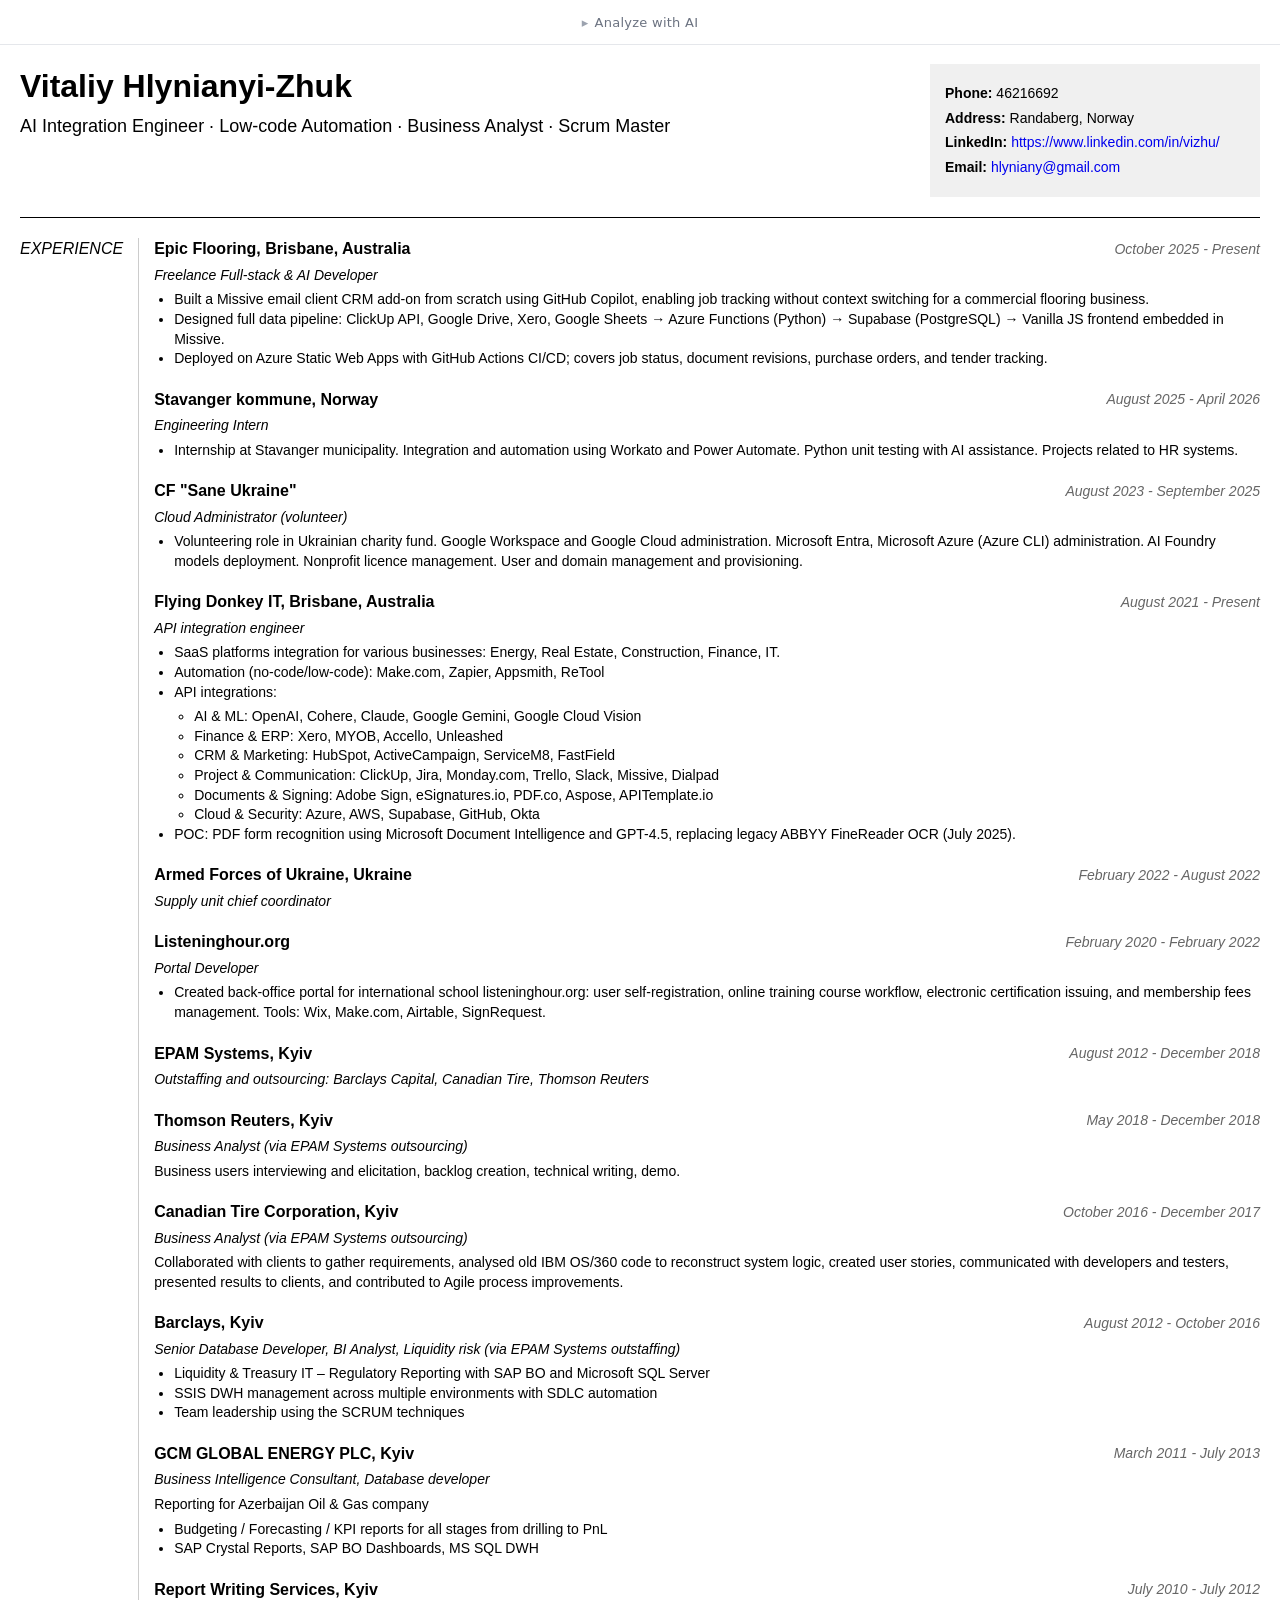
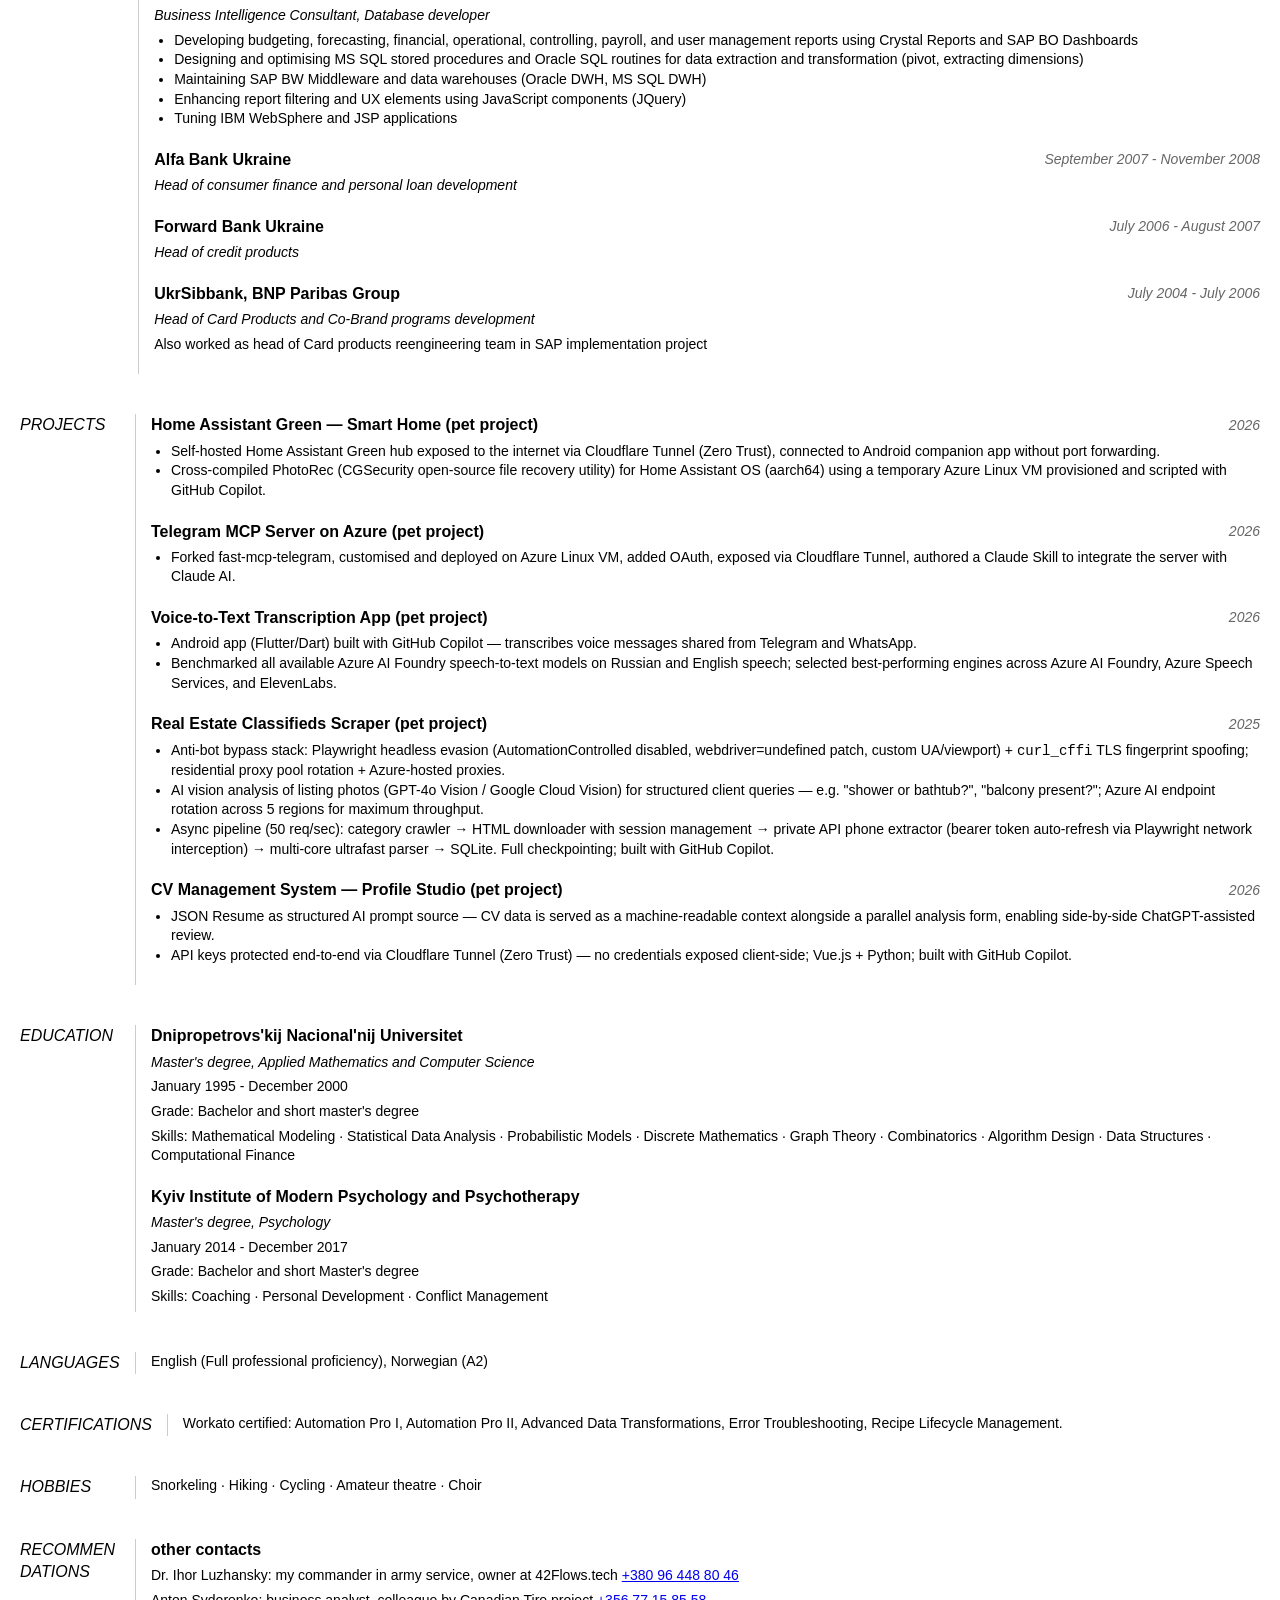
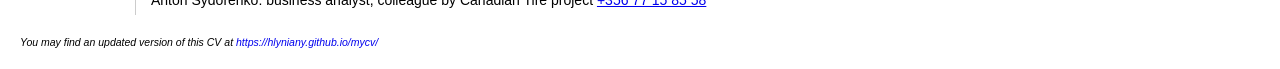
<file: docs/VitaliyHlynianyiZhuk2025.html>
<!DOCTYPE html>
<html lang="en">

<head>
    <meta charset="UTF-8">
    <title>Vitaliy Hlynianyi-Zhuk — CV</title>
    <style>
        body,
        h1,
        h2,
        h3,
        p,
        li,
        a {
            font-family: Arial, Helvetica, sans-serif !important;
        }

        /* ── AI Analysis Ribbon ── */
        @media print { #recruiter-banner, #banner-spacer { display: none !important; } }

        #recruiter-banner {
            position: fixed;
            top: 0; left: 0; right: 0;
            z-index: 50;
            font-family: system-ui, -apple-system, BlinkMacSystemFont, 'Segoe UI', sans-serif;
            transition: position 0.3s ease;
        }

        #recruiter-banner.pinned {
            position: relative !important;
        }

        /* Collapsed Bar */
        #banner-bar {
            background: rgba(255, 255, 255, 0.9);
            backdrop-filter: blur(8px);
            -webkit-backdrop-filter: blur(8px);
            border-bottom: 1px solid #e5e7eb;
        }

        #banner-btn {
            width: 100%;
            height: 44px;
            display: flex;
            align-items: center;
            justify-content: center;
            background: transparent;
            border: none;
            cursor: pointer;
            padding: 0;
            font-family: inherit;
            transition: background-color 0.15s;
        }

        #banner-btn:hover {
            background: rgba(243, 244, 246, 0.8);
        }

        #banner-btn.analyzing {
            pointer-events: none;
            opacity: 0.6;
        }

        #banner-btn-inner {
            display: flex;
            align-items: center;
            gap: 6px;
            font-size: 13px;
            letter-spacing: 0.02em;
            color: #6b7280;
            transition: color 0.15s;
        }

        #banner-btn:hover #banner-btn-inner {
            color: #111827;
        }

        #banner-arrow {
            color: #9ca3af;
            transition: transform 0.15s, color 0.15s;
            display: inline-block;
            font-style: normal;
            line-height: 1;
        }

        #banner-btn:hover #banner-arrow {
            color: #7c3aed;
        }

        #banner-arrow.open {
            transform: rotate(90deg);
        }

        #banner-label {
            font-weight: 500;
        }

        /* Expanded Content */
        #banner-panel {
            overflow: hidden;
            background: white;
            border-bottom: 1px solid #e5e7eb;
            box-shadow: 0 1px 3px rgba(0, 0, 0, 0.05);
            max-height: 0;
            opacity: 0;
            transition: max-height 0.18s cubic-bezier(0.22, 1, 0.36, 1),
                        opacity 0.18s cubic-bezier(0.22, 1, 0.36, 1);
        }

        #banner-panel.open {
            max-height: 2000px;
            opacity: 1;
        }

        #banner-panel.analyzing {
            max-height: 70vh;
        }

        /* Pinned mode - scroll inside panel */
        #recruiter-banner.pinned #banner-panel {
            max-height: none !important;
        }

        #recruiter-banner.pinned #banner-inner {
            max-height: 70vh;
            overflow-y: auto;
        }

        #banner-inner {
            max-width: 1024px;
            margin: 0 auto;
            padding: 12px 16px;
        }

        /* Header: Settings + Close */
        .ribbon-header {
            display: flex;
            align-items: center;
            justify-content: space-between;
            margin-bottom: 8px;
        }

        .header-spacer {
            flex: 1;
        }

        .header-buttons {
            display: flex;
            align-items: center;
            gap: 8px;
        }

        .pin-btn {
            padding: 6px;
            background: transparent;
            border: none;
            cursor: pointer;
            border-radius: 6px;
            transition: background-color 0.15s, transform 0.15s;
            color: #6b7280;
            font-family: inherit;
            font-size: 16px;
            line-height: 1;
        }

        .pin-btn:hover {
            background: #f3f4f6;
            transform: scale(1.1);
        }

        .pin-btn.pinned {
            color: #7c3aed;
            background: #f3f4f6;
        }

        .close-btn {
            padding: 6px;
            background: transparent;
            border: none;
            cursor: pointer;
            border-radius: 6px;
            transition: background-color 0.15s;
            color: #6b7280;
            font-family: inherit;
            font-size: 16px;
            line-height: 1;
        }

        .close-btn:hover {
            background: #f3f4f6;
        }

        .close-btn.hidden {
            visibility: hidden;
        }

        /* Mode Tabs */
        .mode-tabs {
            display: flex;
            gap: 4px;
            border-bottom: 1px solid #e5e7eb;
            margin-bottom: 8px;
        }

        .mode-tab {
            position: relative;
            display: flex;
            align-items: center;
            gap: 6px;
            padding: 6px 10px;
            background: transparent;
            border: none;
            font-size: 12px;
            font-weight: 500;
            color: #6b7280;
            cursor: pointer;
            transition: color 0.15s;
            font-family: inherit;
        }

        .mode-tab:hover {
            color: #374151;
        }

        .mode-tab.active {
            color: #111827;
        }

        .mode-tab.active::after {
            content: '';
            position: absolute;
            bottom: -1px;
            left: 0;
            right: 0;
            height: 2px;
            background: #111827;
        }

        /* Mode Content */
        .mode-content {
            min-height: 120px;
        }

        .mode-panel {
            display: none;
            animation: fadeIn 0.12s ease-out;
        }

        .mode-panel.active {
            display: block;
        }

        @keyframes fadeIn {
            from {
                opacity: 0;
                transform: translateY(6px);
            }
            to {
                opacity: 1;
                transform: translateY(0);
            }
        }

        /* Download Mode */
        .download-description {
            font-size: 14px;
            color: #6b7280;
            line-height: 1.6;
            margin-bottom: 6px;
        }

        .json-url-display {
            display: flex;
            align-items: center;
            gap: 8px;
            background: #f9fafb;
            border: 1px solid #e5e7eb;
            border-radius: 6px;
            padding: 6px 10px;
            margin-bottom: 6px;
        }

        .json-url-display code {
            flex: 1;
            font-size: 12px;
            font-family: 'SF Mono', Monaco, monospace;
            color: #374151;
            overflow: hidden;
            text-overflow: ellipsis;
            white-space: nowrap;
        }

        .download-buttons {
            display: flex;
            gap: 8px;
            flex-wrap: wrap;
        }

        .btn-primary {
            display: inline-flex;
            align-items: center;
            gap: 6px;
            padding: 8px 16px;
            background: #111827;
            color: white;
            border: none;
            border-radius: 6px;
            font-size: 12px;
            font-weight: 500;
            cursor: pointer;
            text-decoration: none;
            transition: background-color 0.15s;
            font-family: inherit;
        }

        .btn-primary:hover {
            background: #1f2937;
        }

        .btn-secondary {
            display: inline-flex;
            align-items: center;
            gap: 6px;
            padding: 8px 16px;
            background: white;
            color: #374151;
            border: 1px solid #e5e7eb;
            border-radius: 6px;
            font-size: 12px;
            font-weight: 500;
            cursor: pointer;
            text-decoration: none;
            transition: background-color 0.15s;
            font-family: inherit;
        }

        .btn-secondary:hover {
            background: #f9fafb;
        }

        /* Copy Mode */
        .copy-header {
            display: flex;
            align-items: center;
            justify-content: space-between;
            gap: 12px;
            flex-wrap: wrap;
            margin-bottom: 6px;
        }

        .copy-description {
            font-size: 14px;
            color: #6b7280;
        }

        .copy-btn {
            display: flex;
            align-items: center;
            gap: 6px;
            padding: 6px 12px;
            background: #111827;
            color: white;
            border: none;
            border-radius: 6px;
            font-size: 12px;
            font-weight: 500;
            cursor: pointer;
            transition: background-color 0.15s, transform 0.1s;
            font-family: inherit;
        }

        .copy-btn:hover {
            background: #1f2937;
        }

        .copy-btn:active {
            transform: scale(0.96);
        }

        .copy-btn.copied {
            background: #059669;
        }

        .prompt-container {
            background: #f9fafb;
            border: 1px solid #e5e7eb;
            border-radius: 6px;
            padding: 10px;
            max-height: 40vh;
            overflow-y: auto;
        }

        .prompt-text {
            font-family: 'SF Mono', Monaco, monospace;
            font-size: 12px;
            line-height: 1.6;
            color: #374151;
            white-space: pre-wrap;
            word-break: break-word;
            margin: 0;
        }

        /* Analyze Mode */
        .analyze-description {
            font-size: 14px;
            color: #6b7280;
            margin-bottom: 6px;
        }

        .job-textarea {
            width: 100%;
            min-height: 100px;
            padding: 8px;
            background: #f9fafb;
            border: 1px solid #e5e7eb;
            border-radius: 6px;
            font-size: 14px;
            font-family: inherit;
            color: #1f2937;
            line-height: 1.6;
            resize: vertical;
            transition: border-color 0.15s, box-shadow 0.15s;
            box-sizing: border-box;
        }

        .job-textarea:focus {
            outline: none;
            border-color: #7c3aed;
            box-shadow: 0 0 0 3px rgba(124, 58, 237, 0.1);
        }

        .job-textarea::placeholder {
            color: #9ca3af;
        }

        .analyze-footer {
            display: flex;
            align-items: center;
            justify-content: space-between;
            gap: 12px;
            margin-top: 8px;
            flex-wrap: wrap;
        }

        .char-count {
            font-size: 12px;
            color: #9ca3af;
        }

        .analyze-btn {
            display: flex;
            align-items: center;
            gap: 6px;
            padding: 8px 16px;
            background: #7c3aed;
            color: white;
            border: none;
            border-radius: 6px;
            font-size: 12px;
            font-weight: 500;
            cursor: pointer;
            transition: background-color 0.15s, transform 0.1s;
            font-family: inherit;
        }

        .analyze-btn:hover:not(:disabled) {
            background: #6d28d9;
        }

        .analyze-btn:active:not(:disabled) {
            transform: scale(0.96);
        }

        .analyze-btn:disabled {
            background: #e5e7eb;
            color: #9ca3af;
            cursor: not-allowed;
        }

        .spinner {
            width: 14px;
            height: 14px;
            border: 2px solid rgba(255, 255, 255, 0.3);
            border-top-color: white;
            border-radius: 50%;
            animation: spin 0.6s linear infinite;
        }

        @keyframes spin {
            to { transform: rotate(360deg); }
        }

        @keyframes wiggle {
            0%, 100% { transform: translateY(0); }
            25%, 75% { transform: translateY(-4px); }
            50% { transform: translateY(4px); }
        }

        #banner-bar.wiggle {
            animation: wiggle 0.5s ease-in-out;
        }

        /* Analysis Results */
        .analysis-results {
            margin-top: 10px;
            padding: 10px;
            background: #f9fafb;
            border: 1px solid #e5e7eb;
            border-radius: 6px;
            display: none;
        }

        .analysis-results.show {
            display: block;
        }

        .analysis-results.error {
            background: #fef2f2;
            border-color: #fecaca;
        }

        .results-header {
            font-size: 14px;
            font-weight: 600;
            color: #111827;
            margin-bottom: 8px;
        }

        .results-body {
            font-size: 14px;
            line-height: 1.7;
            color: #374151;
        }

        .results-body h2 {
            font-size: 16px;
            font-weight: 600;
            color: #111827;
            margin: 20px 0 10px 0;
        }

        .results-body h3 {
            font-size: 14px;
            font-weight: 600;
            color: #1f2937;
            margin: 14px 0 8px 0;
        }

        .results-body ul {
            margin: 8px 0 8px 20px;
        }

        .results-body li {
            margin: 4px 0;
        }

        .results-body strong {
            font-weight: 600;
            color: #111827;
        }

        .error-text {
            color: #dc2626;
            font-weight: 500;
        }

        #banner-spacer { 
            height: 44px; 
            transition: height 0.18s cubic-bezier(0.22,1,0.36,1); 
        }

        /* Hide spacer when banner is pinned (becomes part of document flow) */
        #recruiter-banner.pinned ~ #banner-spacer {
            display: none;
        }

        /* Responsive */
        @media (max-width: 640px) {
            #banner-inner {
                padding: 16px;
            }

            .copy-header,
            .analyze-footer {
                flex-direction: column;
                align-items: stretch;
            }

            .copy-btn,
            .analyze-btn {
                width: 100%;
                justify-content: center;
            }
        }
    </style>
</head>

<body style="font-family: Arial, sans-serif; font-size: 14px; color: #000; line-height: 1.4; margin: 0; padding: 0;">

    <!-- ── AI Analysis Ribbon ── -->
    <div id="recruiter-banner">
        <div id="banner-bar">
            <button id="banner-btn" onclick="bannerToggle()" aria-expanded="false" aria-label="Expand AI panel">
                <span id="banner-btn-inner">
                    <span id="banner-arrow">▸</span>
                    <span id="banner-label">Analyze with AI</span>
                </span>
            </button>
        </div>
        <div id="banner-panel">
            <div id="banner-inner">
                <!-- Header: Pin + Close -->
                <div class="ribbon-header">
                    <div class="header-spacer"></div>
                    <div class="header-buttons">
                        <button class="pin-btn" id="pin-btn" onclick="togglePin()" title="Pin to page">
                            📌
                        </button>
                        <button class="close-btn" onclick="bannerClose()">
                            ✕
                        </button>
                    </div>
                </div>

                <!-- Mode Tabs -->
                <div class="mode-tabs">
                    <button class="mode-tab active" data-mode="download" onclick="switchMode('download')">
                        📄 Download JSON
                    </button>
                    <button class="mode-tab" data-mode="copy" onclick="switchMode('copy')">
                        📋 Copy prompt
                    </button>
                    <button class="mode-tab" data-mode="analyze" onclick="switchMode('analyze')">
                        ✨ Analyze here
                    </button>
                </div>

                <!-- Mode Content -->
                <div class="mode-content">
                    <!-- Download Mode -->
                    <div class="mode-panel active" id="mode-download">
                        <p class="download-description">
                            Download the resume in JSON Resume format. Drop it into ChatGPT, Claude, or any AI tool together with your job description for analysis.
                        </p>
                        <div class="json-url-display">
                            <span>📄</span>
                            <code id="resume-url-display"></code>
                        </div>
                        <div class="download-buttons">
                            <a href="" id="download-link" download="cv.resume.json" class="btn-primary">
                                ⬇️ Download cv.resume.json
                            </a>
                            <a href="" id="open-link" target="_blank" rel="noopener noreferrer" class="btn-secondary">
                                Open in browser
                            </a>
                        </div>
                    </div>

                    <!-- Copy Mode -->
                    <div class="mode-panel" id="mode-copy">
                        <div class="copy-header">
                            <p class="copy-description">
                                Copy this prompt into ChatGPT or Claude with a job description.
                            </p>
                            <button class="copy-btn" id="copy-btn" onclick="bannerCopy()">
                                <span id="copy-icon">📋</span>
                                <span id="copy-text">Copy prompt</span>
                            </button>
                        </div>
                        <div class="prompt-container">
                            <pre class="prompt-text" id="prompt-display"></pre>
                        </div>
                    </div>

                    <!-- Analyze Mode -->
                    <div class="mode-panel" id="mode-analyze">
                        <p class="analyze-description">
                            Paste the job description below and run an AI match analysis right here.
                        </p>
                        <textarea 
                            id="job-description" 
                            class="job-textarea"
                            placeholder="Paste job description here…

Example:
Senior Python Developer
5+ years of experience
FastAPI, async programming, Azure
PostgreSQL, Redis
CI/CD with GitHub Actions"
                            rows="6"
                        ></textarea>
                        <div class="analyze-footer">
                            <span class="char-count" id="char-count">0 characters</span>
                            <button class="analyze-btn" id="analyze-btn" onclick="analyzeJob()">
                                <span id="analyze-icon">✨</span>
                                <span id="analyze-text">Analyze with GPT</span>
                            </button>
                        </div>
                        
                        <!-- Analysis Results -->
                        <div class="analysis-results" id="analysis-results">
                            <div class="results-header" id="results-header">
                                📊 Analysis Results
                            </div>
                            <div class="results-body" id="results-body"></div>
                        </div>
                    </div>
                </div>
            </div>
        </div>
    </div>
    <div id="banner-spacer"></div>

    <script>
    (function () {
        const RESUME_URL = 'https://hlyniany.github.io/mycv/cv.resume.json';
        
        const PROMPT = `You are an expert technical recruiter assistant and resume analyst.

I will provide you with:
1. A JSON Resume (fetched from URL below)
2. A job description (I will paste it after this prompt)

**Resume JSON URL:** ${RESUME_URL}
**Language:** Respond in the same language as the job description.
**Your task:**
1. Fetch and parse the JSON Resume from the URL above
2. Read the job description I paste below
3. Analyze the match between the candidate's profile and the role
4. Output a structured report:

---
## Match Analysis

### ✅ Strong matches
[Skills, experience, keywords that directly align]

### ⚠️ Partial matches
[Areas where candidate has adjacent but not exact experience]

### ❌ Gaps
[Requirements not covered by the candidate skills]

### 🏆 Overall fit score
[X/10 with one-sentence rationale]

### 💬 Suggested talking points for screening call
[3–5 specific questions based on gaps or ambiguities]

---

**Job description:**
[PASTE JOB DESCRIPTION HERE]`;

        let isOpen = false;
        let closeTimer = null;
        let currentMode = 'download';
        let isAnalyzing = false; // Track if analysis is active
        let isPinned = false; // Track if ribbon is pinned
        let hasWiggled = false; // Track if wiggle animation has played

        // Initialize on load
        document.addEventListener('DOMContentLoaded', function() {
            // Set up prompt display
            document.getElementById('prompt-display').textContent = PROMPT;
            
            // Set up download links
            document.getElementById('resume-url-display').textContent = RESUME_URL;
            document.getElementById('download-link').href = RESUME_URL;
            document.getElementById('open-link').href = RESUME_URL;
            
            // Set up character counter
            const textarea = document.getElementById('job-description');
            textarea.addEventListener('input', updateCharCount);
            
            // Ctrl+Enter to analyze
            textarea.addEventListener('keydown', function(e) {
                if (e.key === 'Enter' && e.ctrlKey) {
                    analyzeJob();
                }
            });

            // Show wiggle animation on first hover only
            const bannerBar = document.getElementById('banner-bar');
            const bannerBtn = document.getElementById('banner-btn');
            
            bannerBtn.addEventListener('mouseenter', function() {
                if (!hasWiggled) {
                    bannerBar.classList.add('wiggle');
                    hasWiggled = true;
                }
            });
            bannerBar.addEventListener('animationend', function() {
                bannerBar.classList.remove('wiggle');
            });
        });

        function updateCharCount() {
            const textarea = document.getElementById('job-description');
            const count = document.getElementById('char-count');
            count.textContent = textarea.value.length + ' characters';
        }

        function openBanner() {
            if (closeTimer) { 
                clearTimeout(closeTimer); 
                closeTimer = null; 
            }
            if (isOpen) return;
            isOpen = true;
            document.getElementById('banner-panel').classList.add('open');
            document.getElementById('banner-arrow').classList.add('open');
            document.getElementById('banner-btn').setAttribute('aria-expanded', 'true');
            
            // Use larger height when analyzing
            const expandedHeight = isAnalyzing ? Math.round(window.innerHeight * 0.7) : Math.round(window.innerHeight * 0.4);
            document.getElementById('banner-spacer').style.height = (44 + expandedHeight) + 'px';
        }

        function closeBanner() {
            // Don't allow closing during analysis or when pinned
            if (isAnalyzing || isPinned) return;
            
            if (!isOpen) return;
            isOpen = false;
            document.getElementById('banner-panel').classList.remove('open');
            document.getElementById('banner-arrow').classList.remove('open');
            document.getElementById('banner-btn').setAttribute('aria-expanded', 'false');
            document.getElementById('banner-spacer').style.height = '44px';
        }

        function togglePin() {
            isPinned = !isPinned;
            const banner = document.getElementById('recruiter-banner');
            const pinBtn = document.getElementById('pin-btn');
            
            if (isPinned) {
                banner.classList.add('pinned');
                pinBtn.classList.add('pinned');
                pinBtn.title = 'Unpin from page';
                // Ensure it's open when pinned
                if (!isOpen) {
                    openBanner();
                }
            } else {
                banner.classList.remove('pinned');
                pinBtn.classList.remove('pinned');
                pinBtn.title = 'Pin to page';
            }
        }

        // Global functions
        window.bannerToggle = function () {
            // Don't allow toggling during analysis
            if (isAnalyzing) return;
            isOpen ? closeBanner() : openBanner(); 
        };
        
        window.bannerClose = function () {
            // Don't allow closing during analysis or when pinned
            if (isAnalyzing || isPinned) return;
            closeBanner(); 
        };

        window.togglePin = togglePin;

        window.switchMode = function(mode) {
            currentMode = mode;
            
            // Update tabs
            document.querySelectorAll('.mode-tab').forEach(tab => {
                tab.classList.remove('active');
            });
            document.querySelector(`[data-mode="${mode}"]`).classList.add('active');
            
            // Update panels
            document.querySelectorAll('.mode-panel').forEach(panel => {
                panel.classList.remove('active');
            });
            document.getElementById(`mode-${mode}`).classList.add('active');
        };

        window.bannerCopy = function () {
            const icon = document.getElementById('copy-icon');
            const text = document.getElementById('copy-text');
            const btn = document.getElementById('copy-btn');
            
            navigator.clipboard.writeText(PROMPT).then(function () {
                icon.textContent = '✅';
                text.textContent = 'Copied!';
                btn.classList.add('copied');
                
                setTimeout(function () {
                    icon.textContent = '📋';
                    text.textContent = 'Copy prompt';
                    btn.classList.remove('copied');
                }, 2000);
            }).catch(function(err) {
                console.error('Failed to copy:', err);
            });
        };

        window.analyzeJob = async function() {
            const jobDescription = document.getElementById('job-description').value.trim();
            const apiEndpoint = 'https://mycv-api.losskot.workers.dev/api/analyze';
            const resultsDiv = document.getElementById('analysis-results');
            const resultsBody = document.getElementById('results-body');
            const resultsHeader = document.getElementById('results-header');
            const analyzeBtn = document.getElementById('analyze-btn');
            const analyzeText = document.getElementById('analyze-text');
            const analyzeIcon = document.getElementById('analyze-icon');

            // Validation
            if (!jobDescription) {
                showError('Please enter a job description');
                return;
            }

            if (jobDescription.length < 50) {
                showError('Job description is too short. Please provide more details (minimum 50 characters).');
                return;
            }

            // Set analyzing state and ensure banner is open and expanded
            isAnalyzing = true;
            
            // Auto-pin when analyzing
            if (!isPinned) {
                togglePin();
            }
            
            // Disable toggle button, hide close button, add analyzing class
            document.getElementById('banner-btn').classList.add('analyzing');
            document.querySelector('.close-btn').classList.add('hidden');
            document.getElementById('banner-panel').classList.add('analyzing');
            
            if (!isOpen) {
                openBanner();
            } else {
                // Re-expand to larger size
                document.getElementById('banner-spacer').style.height = (44 + Math.round(window.innerHeight * 0.7)) + 'px';
            }

            // Show loading state
            analyzeBtn.disabled = true;
            analyzeIcon.innerHTML = '<div class="spinner"></div>';
            analyzeText.textContent = 'Analyzing…';
            resultsDiv.classList.remove('show', 'error');

            try {
                // Build complete prompt - replace placeholder with actual job description
                const fullPrompt = PROMPT.replace('[PASTE JOB DESCRIPTION HERE]', jobDescription);

                // Call the API
                const response = await fetch(apiEndpoint, {
                    method: 'POST',
                    headers: {
                        'Content-Type': 'application/json',
                    },
                    body: JSON.stringify({
                        prompt: fullPrompt
                    })
                });

                const data = await response.json();

                if (!response.ok) {
                    throw new Error(data.message || data.error || `HTTP ${response.status}`);
                }

                // Display success results
                resultsDiv.classList.add('show');
                resultsDiv.classList.remove('error');
                resultsHeader.textContent = '✅ Analysis Results';
                
                // Convert markdown-like formatting to HTML
                const formattedAnalysis = formatAnalysis(data.analysis);
                resultsBody.innerHTML = formattedAnalysis;

            } catch (error) {
                showError(`API Error: ${error.message}`);
                // Reset on error
                isAnalyzing = false;
                document.getElementById('banner-btn').classList.remove('analyzing');
                document.querySelector('.close-btn').classList.remove('hidden');
                document.getElementById('banner-panel').classList.remove('analyzing');
            } finally {
                // Reset button state but keep analyzing mode active on success
                analyzeBtn.disabled = false;
                analyzeIcon.textContent = '✨';
                analyzeText.textContent = 'Analyze with GPT';
            }
        };

        function showError(message) {
            const resultsDiv = document.getElementById('analysis-results');
            const resultsBody = document.getElementById('results-body');
            const resultsHeader = document.getElementById('results-header');

            resultsDiv.classList.add('show', 'error');
            resultsHeader.textContent = '❌ Error';
            resultsBody.innerHTML = `<div class="error-text">${message}</div>`;
        }

        function formatAnalysis(text) {
            // Simple markdown-like formatter
            let html = text;
            
            // Convert headers
            html = html.replace(/^### (.+)$/gm, '<h3>$1</h3>');
            html = html.replace(/^## (.+)$/gm, '<h2>$1</h2>');
            
            // Convert bold
            html = html.replace(/\*\*(.+?)\*\*/g, '<strong>$1</strong>');
            
            // Convert lists
            html = html.replace(/^- (.+)$/gm, '<li>$1</li>');
            html = html.replace(/(<li>.*<\/li>\n?)+/g, '<ul>$&</ul>');
            
            // Convert line breaks
            html = html.replace(/\n\n/g, '<br><br>');
            
            return html;
        }
    })();
    </script>

    <!-- Resume Content Wrapper -->
    <div style="padding: 20px;">
        <!-- Header -->
        <div style="display: flex; justify-content: space-between; align-items: flex-start; margin-bottom: 20px;">
        <div style="flex: 1;">
            <h1 style="font-size: 32px; font-weight: bold; margin: 0;">Vitaliy Hlynianyi-Zhuk</h1>
            <p style="font-size: 18px; margin: 5px 0 0 0;">AI Integration Engineer · Low-code Automation · Business Analyst · Scrum Master</p>
        </div>
        <div style="flex: 0 0 300px; background-color: #f0f0f0; padding: 15px;">
            <p style="margin: 5px 0;"><strong>Phone:</strong> 46216692</p>
            <p style="margin: 5px 0;"><strong>Address:</strong> Randaberg, Norway</p>
            <p style="margin: 5px 0;"><strong>LinkedIn:</strong> <a href="https://www.linkedin.com/in/vizhu/" style="color: #0000EE; text-decoration: none;">https://www.linkedin.com/in/vizhu/</a></p>
            <p style="margin: 5px 0;"><strong>Email:</strong> <a href="mailto:hlyniany@gmail.com" style="color: #0000EE; text-decoration: none;">hlyniany@gmail.com</a></p>
        </div>
    </div>

    <hr style="border: none; border-top: 1px solid #000; margin: 20px 0;">

    <!-- EXPERIENCE -->
    <div style="display: flex; margin-bottom: 40px;">
        <div style="flex: 0 0 100px; padding-right: 15px;">
            <p style="font-style: italic; margin: 0; font-size: 16px;">EXPERIENCE</p>
        </div>
        <div style="flex: 0 0 1px; background-color: #ccc;"></div>
        <div style="flex: 1; padding-left: 15px;">

            <!-- Epic Flooring -->
            <div style="margin-bottom: 20px;">
                <div style="display: flex; justify-content: space-between; align-items: center;">
                    <h3 style="font-size: 16px; font-weight: bold; margin: 0;">Epic Flooring, Brisbane, Australia</h3>
                    <p style="font-style: italic; margin: 0; color: #666;">October 2025 - Present</p>
                </div>
                <p style="font-style: italic; margin: 5px 0 0 0;">Freelance Full-stack &amp; AI Developer</p>
                <ul style="margin: 5px 0 0 20px; padding: 0; list-style-type: disc;">
                    <li>Built a Missive email client CRM add-on from scratch using GitHub Copilot, enabling job tracking without context switching for a commercial flooring business.</li>
                    <li>Designed full data pipeline: ClickUp API, Google Drive, Xero, Google Sheets → Azure Functions (Python) → Supabase (PostgreSQL) → Vanilla JS frontend embedded in Missive.</li>
                    <li>Deployed on Azure Static Web Apps with GitHub Actions CI/CD; covers job status, document revisions, purchase orders, and tender tracking.</li>
                </ul>
            </div>

            <!-- Stavanger kommune -->
            <div style="margin-bottom: 20px;">
                <div style="display: flex; justify-content: space-between; align-items: center;">
                    <h3 style="font-size: 16px; font-weight: bold; margin: 0;">Stavanger kommune, Norway</h3>
                    <p style="font-style: italic; margin: 0; color: #666;">August 2025 - April 2026</p>
                </div>
                <p style="font-style: italic; margin: 5px 0 0 0;">Engineering Intern</p>
                <ul style="margin: 5px 0 0 20px; padding: 0; list-style-type: disc;">
                    <li>Internship at Stavanger municipality. Integration and automation using Workato and Power Automate. Python unit testing with AI assistance. Projects related to HR systems.</li>
                </ul>
            </div>

            <!-- CF "Sane Ukraine" -->
            <div style="margin-bottom: 20px;">
                <div style="display: flex; justify-content: space-between; align-items: center;">
                    <h3 style="font-size: 16px; font-weight: bold; margin: 0;">CF "Sane Ukraine"</h3>
                    <p style="font-style: italic; margin: 0; color: #666;">August 2023 - September 2025</p>
                </div>
                <p style="font-style: italic; margin: 5px 0 0 0;">Cloud Administrator (volunteer)</p>
                <ul style="margin: 5px 0 0 20px; padding: 0; list-style-type: disc;">
                    <li>Volunteering role in Ukrainian charity fund. Google Workspace and Google Cloud administration. Microsoft Entra, Microsoft Azure (Azure CLI) administration. AI Foundry models deployment. Nonprofit licence management. User and domain management and provisioning.</li>
                </ul>
            </div>

            <!-- Flying Donkey IT -->
            <div style="margin-bottom: 20px;">
                <div style="display: flex; justify-content: space-between; align-items: center;">
                    <h3 style="font-size: 16px; font-weight: bold; margin: 0;">Flying Donkey IT, Brisbane, Australia</h3>
                    <p style="font-style: italic; margin: 0; color: #666;">August 2021 - Present</p>
                </div>
                <p style="font-style: italic; margin: 5px 0 0 0;">API integration engineer</p>
                <ul style="margin: 5px 0 0 20px; padding: 0; list-style-type: disc;">
                    <li>SaaS platforms integration for various businesses: Energy, Real Estate, Construction, Finance, IT.</li>
                    <li>Automation (no-code/low-code): Make.com, Zapier, Appsmith, ReTool</li>
                    <li>API integrations:
                        <ul style="list-style-type: circle; margin: 5px 0 0 20px; padding: 0;">
                            <li>AI &amp; ML: OpenAI, Cohere, Claude, Google Gemini, Google Cloud Vision</li>
                            <li>Finance &amp; ERP: Xero, MYOB, Accello, Unleashed</li>
                            <li>CRM &amp; Marketing: HubSpot, ActiveCampaign, ServiceM8, FastField</li>
                            <li>Project &amp; Communication: ClickUp, Jira, Monday.com, Trello, Slack, Missive, Dialpad</li>
                            <li>Documents &amp; Signing: Adobe Sign, eSignatures.io, PDF.co, Aspose, APITemplate.io</li>
                            <li>Cloud &amp; Security: Azure, AWS, Supabase, GitHub, Okta</li>
                        </ul>
                    </li>
                    <li>POC: PDF form recognition using Microsoft Document Intelligence and GPT-4.5, replacing legacy ABBYY FineReader OCR (July 2025).</li>
                </ul>
            </div>

            <!-- Armed Forces of Ukraine -->
            <div style="margin-bottom: 20px;">
                <div style="display: flex; justify-content: space-between; align-items: center;">
                    <h3 style="font-size: 16px; font-weight: bold; margin: 0;">Armed Forces of Ukraine, Ukraine</h3>
                    <p style="font-style: italic; margin: 0; color: #666;">February 2022 - August 2022</p>
                </div>
                <p style="font-style: italic; margin: 5px 0 0 0;">Supply unit chief coordinator</p>
            </div>

            <!-- Listeninghour.org -->
            <div style="margin-bottom: 20px;">
                <div style="display: flex; justify-content: space-between; align-items: center;">
                    <h3 style="font-size: 16px; font-weight: bold; margin: 0;">Listeninghour.org</h3>
                    <p style="font-style: italic; margin: 0; color: #666;">February 2020 - February 2022</p>
                </div>
                <p style="font-style: italic; margin: 5px 0 0 0;">Portal Developer</p>
                <ul style="margin: 5px 0 0 20px; padding: 0; list-style-type: disc;">
                    <li>Created back-office portal for international school listeninghour.org: user self-registration, online training course workflow, electronic certification issuing, and membership fees management. Tools: Wix, Make.com, Airtable, SignRequest.</li>
                </ul>
            </div>

            <!-- EPAM Systems -->
            <div style="margin-bottom: 20px;">
                <div style="display: flex; justify-content: space-between; align-items: center;">
                    <h3 style="font-size: 16px; font-weight: bold; margin: 0;">EPAM Systems, Kyiv</h3>
                    <p style="font-style: italic; margin: 0; color: #666;">August 2012 - December 2018</p>
                </div>
                <p style="font-style: italic; margin: 5px 0 0 0;">Outstaffing and outsourcing: Barclays Capital, Canadian Tire, Thomson Reuters</p>
            </div>

            <!-- Thomson Reuters -->
            <div style="margin-bottom: 20px;">
                <div style="display: flex; justify-content: space-between; align-items: center;">
                    <h3 style="font-size: 16px; font-weight: bold; margin: 0;">Thomson Reuters, Kyiv</h3>
                    <p style="font-style: italic; margin: 0; color: #666;">May 2018 - December 2018</p>
                </div>
                <p style="font-style: italic; margin: 5px 0 0 0;">Business Analyst (via EPAM Systems outsourcing)</p>
                <p style="margin: 5px 0;">Business users interviewing and elicitation, backlog creation, technical writing, demo.</p>
            </div>

            <!-- Canadian Tire Corporation -->
            <div style="margin-bottom: 20px;">
                <div style="display: flex; justify-content: space-between; align-items: center;">
                    <h3 style="font-size: 16px; font-weight: bold; margin: 0;">Canadian Tire Corporation, Kyiv</h3>
                    <p style="font-style: italic; margin: 0; color: #666;">October 2016 - December 2017</p>
                </div>
                <p style="font-style: italic; margin: 5px 0 0 0;">Business Analyst (via EPAM Systems outsourcing)</p>
                <p style="margin: 5px 0;">Collaborated with clients to gather requirements, analysed old IBM OS/360 code to reconstruct system logic, created user stories, communicated with developers and testers, presented results to clients, and contributed to Agile process improvements.</p>
            </div>

            <!-- Barclays -->
            <div style="margin-bottom: 20px;">
                <div style="display: flex; justify-content: space-between; align-items: center;">
                    <h3 style="font-size: 16px; font-weight: bold; margin: 0;">Barclays, Kyiv</h3>
                    <p style="font-style: italic; margin: 0; color: #666;">August 2012 - October 2016</p>
                </div>
                <p style="font-style: italic; margin: 5px 0 0 0;">Senior Database Developer, BI Analyst, Liquidity risk (via EPAM Systems outstaffing)</p>
                <ul style="margin: 5px 0 0 20px; padding: 0; list-style-type: disc;">
                    <li>Liquidity & Treasury IT – Regulatory Reporting with SAP BO and Microsoft SQL Server</li>
                    <li>SSIS DWH management across multiple environments with SDLC automation</li>
                    <li>Team leadership using the SCRUM techniques</li>
                </ul>
            </div>

            <!-- GCM GLOBAL ENERGY PLC -->
            <div style="margin-bottom: 20px;">
                <div style="display: flex; justify-content: space-between; align-items: center;">
                    <h3 style="font-size: 16px; font-weight: bold; margin: 0;">GCM GLOBAL ENERGY PLC, Kyiv</h3>
                    <p style="font-style: italic; margin: 0; color: #666;">March 2011 - July 2013</p>
                </div>
                <p style="font-style: italic; margin: 5px 0 0 0;">Business Intelligence Consultant, Database developer</p>
                <p style="margin: 5px 0;">Reporting for Azerbaijan Oil & Gas company</p>
                <ul style="margin: 5px 0 0 20px; padding: 0; list-style-type: disc;">
                    <li>Budgeting / Forecasting / KPI reports for all stages from drilling to PnL</li>
                    <li>SAP Crystal Reports, SAP BO Dashboards, MS SQL DWH</li>
                </ul>
            </div>

            <!-- Report Writing Services -->
            <div style="margin-bottom: 20px;">
                <div style="display: flex; justify-content: space-between; align-items: center;">
                    <h3 style="font-size: 16px; font-weight: bold; margin: 0;">Report Writing Services, Kyiv</h3>
                    <p style="font-style: italic; margin: 0; color: #666;">July 2010 - July 2012</p>
                </div>
                <p style="font-style: italic; margin: 5px 0 0 0;">Business Intelligence Consultant, Database developer</p>
                <ul style="margin: 5px 0 0 20px; padding: 0; list-style-type: disc;">
                    <li>Developing budgeting, forecasting, financial, operational, controlling, payroll, and user management reports using Crystal Reports and SAP BO Dashboards</li>
                    <li>Designing and optimising MS SQL stored procedures and Oracle SQL routines for data extraction and transformation (pivot, extracting dimensions)</li>
                    <li>Maintaining SAP BW Middleware and data warehouses (Oracle DWH, MS SQL DWH)</li>
                    <li>Enhancing report filtering and UX elements using JavaScript components (JQuery)</li>
                    <li>Tuning IBM WebSphere and JSP applications</li>
                </ul>
            </div>

            <!-- Alfa Bank Ukraine -->
            <div style="margin-bottom: 20px;">
                <div style="display: flex; justify-content: space-between; align-items: center;">
                    <h3 style="font-size: 16px; font-weight: bold; margin: 0;">Alfa Bank Ukraine</h3>
                    <p style="font-style: italic; margin: 0; color: #666;">September 2007 - November 2008</p>
                </div>
                <p style="font-style: italic; margin: 5px 0 0 0;">Head of consumer finance and personal loan development</p>
            </div>

            <!-- Forward Bank Ukraine -->
            <div style="margin-bottom: 20px;">
                <div style="display: flex; justify-content: space-between; align-items: center;">
                    <h3 style="font-size: 16px; font-weight: bold; margin: 0;">Forward Bank Ukraine</h3>
                    <p style="font-style: italic; margin: 0; color: #666;">July 2006 - August 2007</p>
                </div>
                <p style="font-style: italic; margin: 5px 0 0 0;">Head of credit products</p>
            </div>

            <!-- UkrSibbank, BNP Paribas Group -->
            <div style="margin-bottom: 20px;">
                <div style="display: flex; justify-content: space-between; align-items: center;">
                    <h3 style="font-size: 16px; font-weight: bold; margin: 0;">UkrSibbank, BNP Paribas Group</h3>
                    <p style="font-style: italic; margin: 0; color: #666;">July 2004 - July 2006</p>
                </div>
                <p style="font-style: italic; margin: 5px 0 0 0;">Head of Card Products and Co-Brand programs development</p>
                <p style="margin: 5px 0;">Also worked as head of Card products reengineering team in SAP implementation project</p>
            </div>

        </div>
    </div>

    <!-- PROJECTS -->
    <div style="display: flex; margin-bottom: 40px;">
        <div style="flex: 0 0 100px; padding-right: 15px;">
            <p style="font-style: italic; margin: 0; font-size: 16px;">PROJECTS</p>
        </div>
        <div style="flex: 0 0 1px; background-color: #ccc;"></div>
        <div style="flex: 1; padding-left: 15px;">
            <!-- Home Assistant Green -->
            <div style="margin-bottom: 20px;">
                <div style="display: flex; justify-content: space-between; align-items: center;">
                    <h3 style="font-size: 16px; font-weight: bold; margin: 0;">Home Assistant Green — Smart Home (pet project)</h3>
                    <p style="font-style: italic; margin: 0; color: #666;">2026</p>
                </div>
                <ul style="margin: 5px 0 0 20px; padding: 0; list-style-type: disc;">
                    <li>Self-hosted Home Assistant Green hub exposed to the internet via Cloudflare Tunnel (Zero Trust), connected to Android companion app without port forwarding.</li>
                    <li>Cross-compiled PhotoRec (CGSecurity open-source file recovery utility) for Home Assistant OS (aarch64) using a temporary Azure Linux VM provisioned and scripted with GitHub Copilot.</li>
                </ul>
            </div>

            <!-- Telegram MCP Server -->
            <div style="margin-bottom: 20px;">
                <div style="display: flex; justify-content: space-between; align-items: center;">
                    <h3 style="font-size: 16px; font-weight: bold; margin: 0;">Telegram MCP Server on Azure (pet project)</h3>
                    <p style="font-style: italic; margin: 0; color: #666;">2026</p>
                </div>
                <ul style="margin: 5px 0 0 20px; padding: 0; list-style-type: disc;">
                    <li>Forked fast-mcp-telegram, customised and deployed on Azure Linux VM, added OAuth, exposed via Cloudflare Tunnel, authored a Claude Skill to integrate the server with Claude AI.</li>
                </ul>
            </div>

            <!-- VTT Voice Transcription App -->
            <div style="margin-bottom: 20px;">
                <div style="display: flex; justify-content: space-between; align-items: center;">
                    <h3 style="font-size: 16px; font-weight: bold; margin: 0;">Voice-to-Text Transcription App (pet project)</h3>
                    <p style="font-style: italic; margin: 0; color: #666;">2026</p>
                </div>
                <ul style="margin: 5px 0 0 20px; padding: 0; list-style-type: disc;">
                    <li>Android app (Flutter/Dart) built with GitHub Copilot — transcribes voice messages shared from Telegram and WhatsApp.</li>
                    <li>Benchmarked all available Azure AI Foundry speech-to-text models on Russian and English speech; selected best-performing engines across Azure AI Foundry, Azure Speech Services, and ElevenLabs.</li>
                </ul>
            </div>

            <!-- Real Estate Scraper -->
            <div style="margin-bottom: 20px;">
                <div style="display: flex; justify-content: space-between; align-items: center;">
                    <h3 style="font-size: 16px; font-weight: bold; margin: 0;">Real Estate Classifieds Scraper (pet project)</h3>
                    <p style="font-style: italic; margin: 0; color: #666;">2025</p>
                </div>
                <ul style="margin: 5px 0 0 20px; padding: 0; list-style-type: disc;">
                    <li>Anti-bot bypass stack: Playwright headless evasion (AutomationControlled disabled, webdriver=undefined patch, custom UA/viewport) + <code>curl_cffi</code> TLS fingerprint spoofing; residential proxy pool rotation + Azure-hosted proxies.</li>
                    <li>AI vision analysis of listing photos (GPT-4o Vision / Google Cloud Vision) for structured client queries — e.g. "shower or bathtub?", "balcony present?"; Azure AI endpoint rotation across 5 regions for maximum throughput.</li>
                    <li>Async pipeline (50 req/sec): category crawler → HTML downloader with session management → private API phone extractor (bearer token auto-refresh via Playwright network interception) → multi-core ultrafast parser → SQLite. Full checkpointing; built with GitHub Copilot.</li>
                </ul>
            </div>

            <!-- CV Management System -->
            <div style="margin-bottom: 20px;">
                <div style="display: flex; justify-content: space-between; align-items: center;">
                    <h3 style="font-size: 16px; font-weight: bold; margin: 0;">CV Management System — Profile Studio (pet project)</h3>
                    <p style="font-style: italic; margin: 0; color: #666;">2026</p>
                </div>
                <ul style="margin: 5px 0 0 20px; padding: 0; list-style-type: disc;">
                    <li>JSON Resume as structured AI prompt source — CV data is served as a machine-readable context alongside a parallel analysis form, enabling side-by-side ChatGPT-assisted review.</li>
                    <li>API keys protected end-to-end via Cloudflare Tunnel (Zero Trust) — no credentials exposed client-side; Vue.js + Python; built with GitHub Copilot.</li>
                </ul>
            </div>

        </div>
    </div>

    <!-- EDUCATION -->
    <div style="display: flex; margin-bottom: 40px;">
        <div style="flex: 0 0 100px; padding-right: 15px;">
            <p style="font-style: italic; margin: 0; font-size: 16px;">EDUCATION</p>
        </div>
        <div style="flex: 0 0 1px; background-color: #ccc;"></div>
        <div style="flex: 1; padding-left: 15px;">
            <div style="margin-bottom: 20px;">
                <h3 style="font-size: 16px; font-weight: bold; margin: 0;">Dnipropetrovs'kij Nacional'nij Universitet</h3>
                <p style="font-style: italic; margin: 5px 0 0 0;">Master's degree, Applied Mathematics and Computer Science</p>
                <p style="margin: 5px 0;">January 1995 - December 2000</p>
                <p style="margin: 5px 0;">Grade: Bachelor and short master's degree</p>
                <p style="margin: 5px 0;">Skills: Mathematical Modeling · Statistical Data Analysis · Probabilistic Models · Discrete Mathematics · Graph Theory · Combinatorics · Algorithm Design · Data Structures · Computational Finance</p>
            </div>
            <div>
                <h3 style="font-size: 16px; font-weight: bold; margin: 0;">Kyiv Institute of Modern Psychology and Psychotherapy</h3>
                <p style="font-style: italic; margin: 5px 0 0 0;">Master's degree, Psychology</p>
                <p style="margin: 5px 0;">January 2014 - December 2017</p>
                <p style="margin: 5px 0;">Grade: Bachelor and short Master's degree</p>
                <p style="margin: 5px 0;">Skills: Coaching · Personal Development · Conflict Management</p>
            </div>
        </div>
    </div>

    <!-- LANGUAGES -->
    <div style="display: flex; margin-bottom: 40px;">
        <div style="flex: 0 0 100px; padding-right: 15px;">
            <p style="font-style: italic; margin: 0; font-size: 16px;">LANGUAGES</p>
        </div>
        <div style="flex: 0 0 1px; background-color: #ccc;"></div>
        <div style="flex: 1; padding-left: 15px;">
            <p style="margin: 0;">English (Full professional proficiency), Norwegian (A2)</p>
        </div>
    </div>

    <!-- CERTIFICATIONS -->
    <div style="display: flex; margin-bottom: 40px;">
        <div style="flex: 0 0 100px; padding-right: 15px;">
            <p style="font-style: italic; margin: 0; font-size: 16px;">CERTIFICATIONS</p>
        </div>
        <div style="flex: 0 0 1px; background-color: #ccc;"></div>
        <div style="flex: 1; padding-left: 15px;">
            <p style="margin: 0;">Workato certified: Automation Pro I, Automation Pro II, Advanced Data Transformations, Error Troubleshooting, Recipe Lifecycle Management.</p>
        </div>
    </div>

    <!-- HOBBIES -->
    <div style="display: flex; margin-bottom: 40px;">
        <div style="flex: 0 0 100px; padding-right: 15px;">
            <p style="font-style: italic; margin: 0; font-size: 16px;">HOBBIES</p>
        </div>
        <div style="flex: 0 0 1px; background-color: #ccc;"></div>
        <div style="flex: 1; padding-left: 15px;">
            <p style="margin: 0;">Snorkeling · Hiking · Cycling · Amateur theatre · Choir</p>
        </div>
    </div>

    <!-- RECOMMENDATIONS -->
    <div style="display: flex; margin-bottom: 20px;">
        <div style="flex: 0 0 100px; padding-right: 15px;">
            <p style="font-style: italic; margin: 0; font-size: 16px;">RECOMMEN DATIONS</p>
        </div>
        <div style="flex: 0 0 1px; background-color: #ccc;"></div>
        <div style="flex: 1; padding-left: 15px;">
            <h3 style="font-size: 16px; font-weight: bold; margin: 0;">other contacts</h3>
            <p style="margin: 5px 0;">Dr. Ihor Luzhansky: my commander in army service, owner at 42Flows.tech <a href="tel:+380964488046">+380 96 448 80 46</a></p>
            <p style="margin: 5px 0;">Anton Sydorenko: business analyst, colleague by Canadian Tire project <a href="tel:+35677158558">+356 77 15 85 58</a></p>
        </div>
    </div>

    <!-- Updated CV link -->
    <div style="margin-top: 20px;">
        <p style="font-size: 0.75em; font-style: italic; margin: 0;">
            You may find an updated version of this CV at
            <a href="https://hlyniany.github.io/mycv/" style="font-size: inherit; font-style: inherit; color: #0000EE; text-decoration: none;">
                https://hlyniany.github.io/mycv/
            </a>
        </p>
    </div>
    </div> <!-- end resume content wrapper -->

</body>

</html>
</file>
